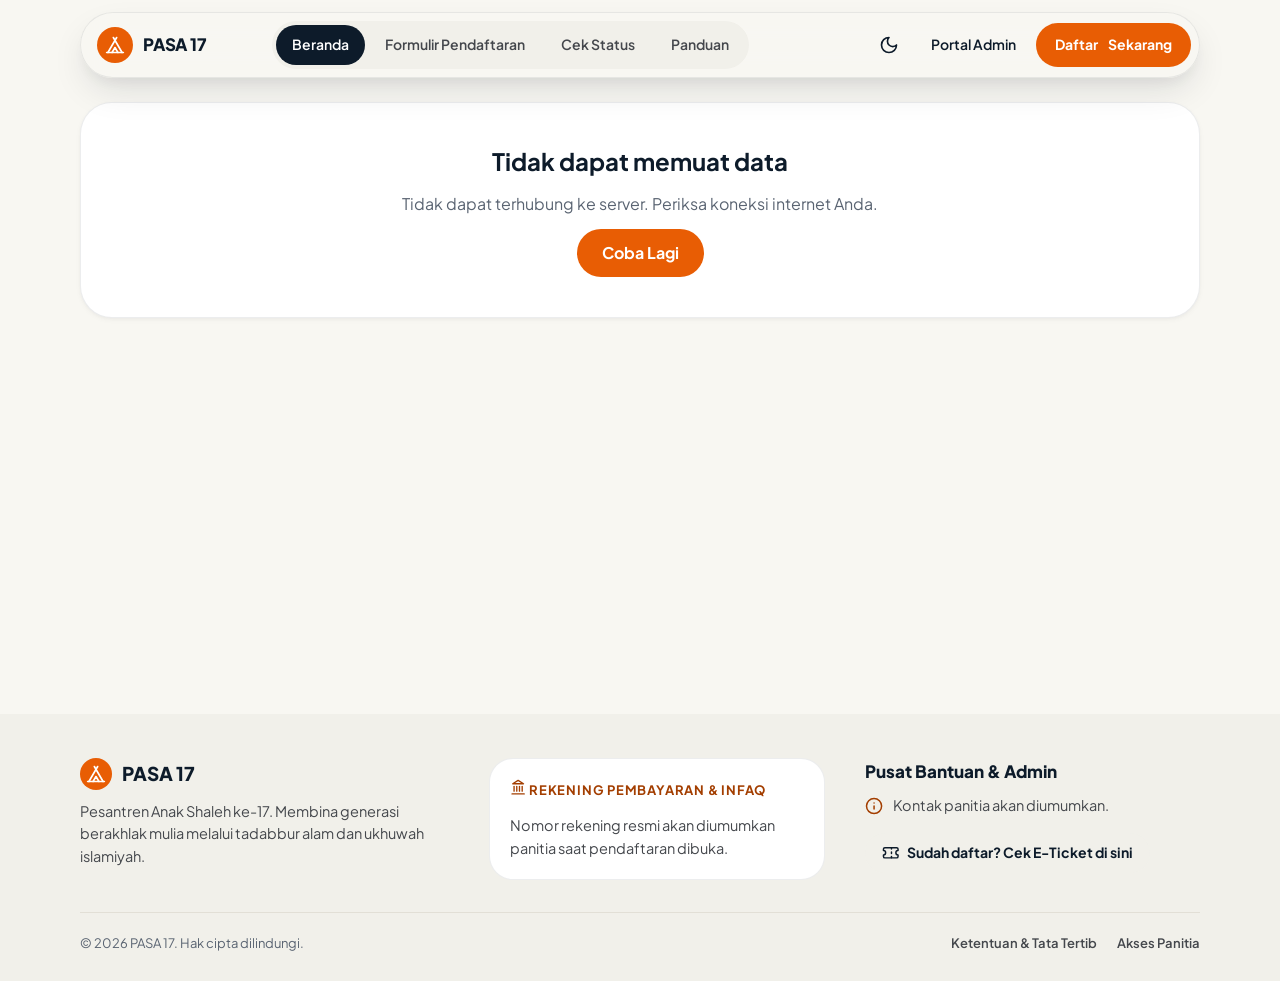
<file: index.html>
<!doctype html>
<html lang="id" data-theme="light">
<head>
<meta charset="utf-8">
<meta name="viewport" content="width=device-width, initial-scale=1, viewport-fit=cover">
<title>Pendaftaran PASA</title>
<meta name="description" content="Pendaftaran online Pesantren Anak Shaleh (PASA). Daftar lewat HP, unggah bukti infaq, dan terima e-tiket QR.">
<meta name="theme-color" content="#F8F7F2">
<meta property="og:title" content="Pendaftaran PASA">
<meta property="og:description" content="Daftarkan santri, unggah bukti infaq, dan terima e-tiket QR.">
<meta property="og:type" content="website">
<link rel="icon" href="assets/favicon.svg" type="image/svg+xml">
<link rel="preconnect" href="https://fonts.googleapis.com">
<link rel="preconnect" href="https://fonts.gstatic.com" crossorigin>
<link href="https://fonts.googleapis.com/css2?family=Plus+Jakarta+Sans:wght@400;500;600;700;800&amp;display=swap" rel="stylesheet">
<link rel="stylesheet" href="css/style.css">
<script>
  // Terapkan tema sebelum halaman digambar agar tidak berkedip.
  (function () {
    try {
      var t = localStorage.getItem('pasa17.theme');
      if (t !== 'light' && t !== 'dark') t = matchMedia('(prefers-color-scheme: dark)').matches ? 'dark' : 'light';
      document.documentElement.setAttribute('data-theme', t);
      if (t === 'dark') document.querySelector('meta[name=theme-color]').setAttribute('content', '#070E18');
    } catch (e) { /* abaikan */ }
  })();
</script>
</head>
<body>
<a class="skip" href="#main">Lewati ke konten utama</a>
<header class="nav-wrap" id="nav"></header>
<main id="main" tabindex="-1"></main>
<footer class="footer" id="footer"></footer>
<button type="button" id="toTop"></button>
<div id="toast" aria-live="polite"></div>
<noscript><p style="padding:24px;text-align:center">Situs ini membutuhkan JavaScript. Aktifkan JavaScript di browser Anda, atau hubungi panitia untuk mendaftar.</p></noscript>

<script src="js/config.js"></script>
<script src="js/qr.js"></script>
<script src="js/ui.js"></script>
<script src="js/api.js"></script>
<script src="js/shared.js"></script>
<script src="js/home.js"></script>
<script src="js/daftar.js"></script>
<script src="js/tiket.js"></script>
<script src="js/cek.js"></script>
<script src="js/app.js"></script>
</body>
</html>
</file>
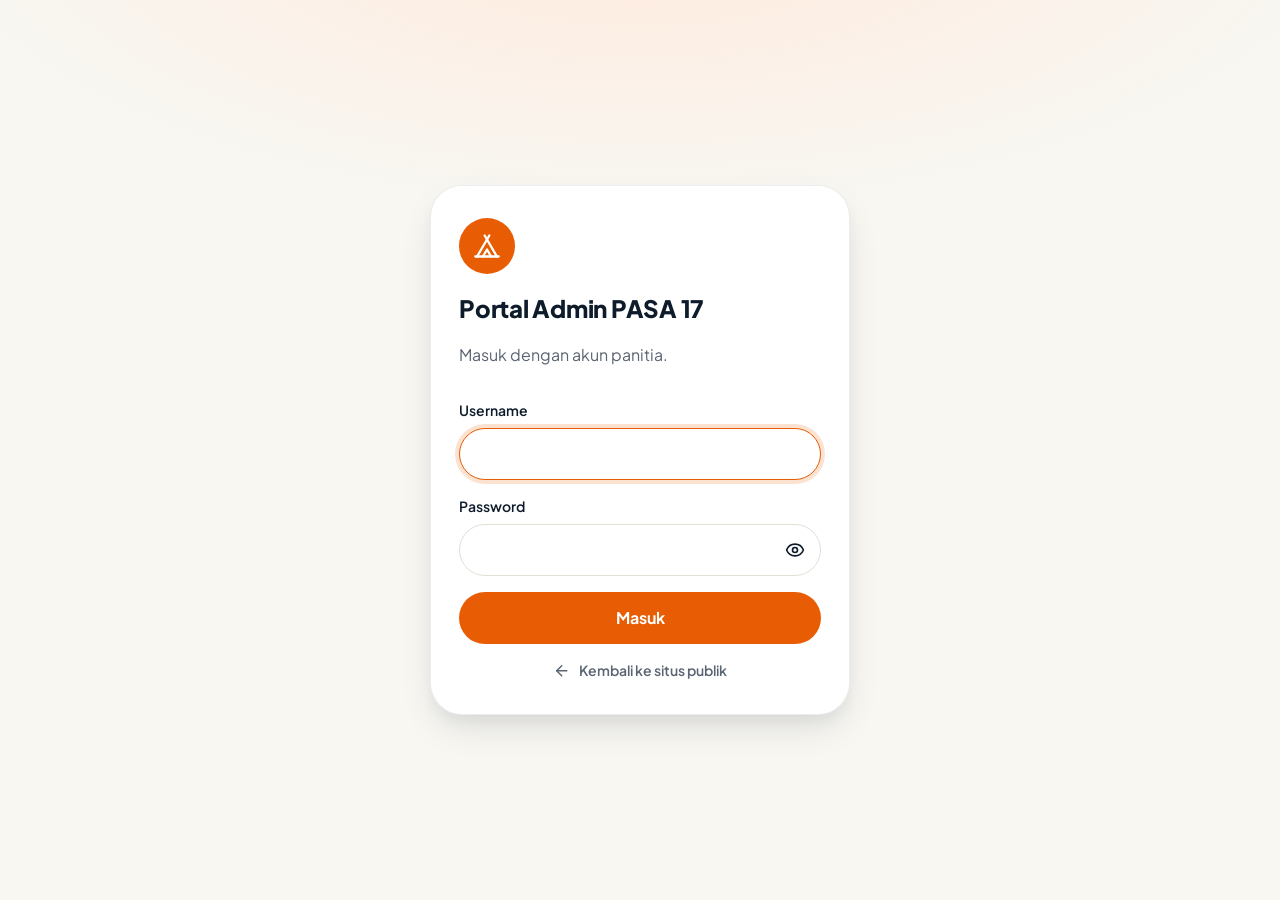
<file: admin.html>
<!doctype html>
<html lang="id" data-theme="light">
<head>
<meta charset="utf-8">
<meta name="viewport" content="width=device-width, initial-scale=1, viewport-fit=cover">
<meta name="robots" content="noindex,nofollow">
<title>Portal Admin — PASA 17</title>
<link rel="icon" href="assets/favicon.svg" type="image/svg+xml">
<link rel="preconnect" href="https://fonts.googleapis.com">
<link rel="preconnect" href="https://fonts.gstatic.com" crossorigin>
<link href="https://fonts.googleapis.com/css2?family=Plus+Jakarta+Sans:wght@400;500;600;700;800&amp;display=swap" rel="stylesheet">
<link rel="stylesheet" href="css/style.css">
<link rel="stylesheet" href="css/admin.css">
<script>
  (function () {
    try {
      var t = localStorage.getItem('pasa17.theme');
      if (t !== 'light' && t !== 'dark') t = matchMedia('(prefers-color-scheme: dark)').matches ? 'dark' : 'light';
      document.documentElement.setAttribute('data-theme', t);
    } catch (e) { /* abaikan */ }
  })();
</script>
</head>
<body class="adm">
<div id="app"></div>
<div id="toast" aria-live="polite"></div>
<noscript><p style="padding:24px;text-align:center">Portal admin membutuhkan JavaScript.</p></noscript>

<script src="js/config.js"></script>
<script src="js/ui.js"></script>
<script src="js/api.js"></script>
<script src="js/admin-core.js"></script>
<script src="js/admin-peserta.js"></script>
<script src="js/admin-scan.js"></script>
<script src="js/admin-konten.js"></script>
<script src="js/admin-wa.js"></script>
<script src="js/admin-crm.js"></script>
<script src="js/admin-app.js"></script>
</body>
</html>
</file>
<file: css/style.css>
/* ==========================================================================
   PASA 17 — Pine & Dusk Contemporary
   Token mengikuti DESIGN.md. Terang = bawaan; gelap = [data-theme="dark"].
   ========================================================================== */

:root {
  --bg: #F8F7F2;
  --bg-warm: #FDFBF7;
  --surface: #FFFFFF;
  --surface-2: #F1F0EA;
  --ink: #0D1B2A;
  --ink-2: #44474C;
  --muted: #5A6472;
  --line: rgba(13, 27, 42, .08);
  --line-strong: #E2DFD6;

  --navy: #0D1B2A;
  --navy-2: #13253A;
  --on-navy: #F2F1EC;
  --on-navy-muted: #A9B8C9;
  --navy-line: rgba(255, 255, 255, .12);

  --brand: #E85D04;
  --brand-hover: #D04A00;
  --brand-ink: #A33E00;         /* teks oranye di atas krem (kontras AA) */
  --on-brand: #FFFFFF;
  --brand-soft: #FFE9DB;

  --sage: #406343;
  --sage-soft: #E3EDE3;
  --sage-ink: #2C4E30;
  --err: #BA1A1A;
  --err-soft: #FFDAD6;
  --warn-soft: #FFE9DB;
  --info-soft: #E6ECF4;

  --nav-bg: rgba(248, 247, 242, .85);
  --sh1: 0 2px 6px -1px rgba(13, 27, 42, .05), 0 1px 4px -1px rgba(13, 27, 42, .03);
  --sh2: 0 8px 20px -3px rgba(13, 27, 42, .07), 0 4px 10px -2px rgba(13, 27, 42, .04);
  --sh3: 0 16px 36px -6px rgba(13, 27, 42, .12), 0 8px 16px -4px rgba(13, 27, 42, .06);
  --sh4: 0 24px 48px -12px rgba(13, 27, 42, .20);
  --glow: 0 0 0 4px rgba(232, 93, 4, .18);

  --r-sm: 12px; --r-md: 16px; --r-lg: 24px; --r-xl: 32px; --r-pill: 9999px;
  --maxw: 1120px;
  --gut: 16px;
  --font: 'Plus Jakarta Sans', system-ui, -apple-system, 'Segoe UI', Roboto, 'Helvetica Neue', Arial, sans-serif;
  color-scheme: light;
}

[data-theme="dark"] {
  --bg: #070E18;
  --bg-warm: #0A1422;
  --surface: #0D1B2A;
  --surface-2: #13253A;
  --ink: #F2F1EC;
  --ink-2: #CBD5E0;
  --muted: #9FB0C3;
  --line: #1E3048;
  --line-strong: #1E3048;

  --navy: #0D1B2A;
  --navy-2: #13253A;
  --navy-line: #1E3048;

  --brand: #FF8533;
  --brand-hover: #FF9A55;
  --brand-ink: #FFB380;
  --on-brand: #1B1C19;
  --brand-soft: rgba(255, 133, 51, .16);

  --sage-soft: rgba(104, 141, 106, .22);
  --sage-ink: #A9D1A9;
  --err: #FFB4AB;
  --err-soft: rgba(186, 26, 26, .28);
  --warn-soft: rgba(255, 133, 51, .14);
  --info-soft: #13253A;

  --nav-bg: rgba(13, 27, 42, .85);
  --sh1: none; --sh2: none; --sh3: 0 16px 36px -10px rgba(0, 0, 0, .55); --sh4: 0 24px 48px -12px rgba(0, 0, 0, .6);
  --glow: 0 0 0 4px rgba(255, 133, 51, .22);
  color-scheme: dark;
}

*, *::before, *::after { box-sizing: border-box; }
html { -webkit-text-size-adjust: 100%; scroll-behavior: smooth; }
body {
  margin: 0; background: var(--bg); color: var(--ink);
  font: 400 16px/1.55 var(--font);
  -webkit-font-smoothing: antialiased; text-rendering: optimizeLegibility;
  overflow-x: hidden;
}
h1, h2, h3, h4, p, ul, ol, figure { margin: 0; }
ul, ol { padding: 0; list-style: none; }
img, svg { max-width: 100%; }
a { color: inherit; }
button, input, select, textarea { font: inherit; color: inherit; }
button { cursor: pointer; }
:focus-visible { outline: 3px solid var(--brand); outline-offset: 2px; }
.sr-only { position: absolute; width: 1px; height: 1px; margin: -1px; padding: 0; overflow: hidden; clip: rect(0, 0, 0, 0); white-space: nowrap; border: 0; }
.skip { position: absolute; left: 12px; top: -60px; z-index: 200; background: var(--navy); color: #fff; padding: 10px 18px; border-radius: var(--r-pill); }
.skip:focus { top: 12px; }
[hidden] { display: none !important; }

.wrap { width: 100%; max-width: calc(var(--maxw) + var(--gut) * 2); margin: 0 auto; padding: 0 var(--gut); }
.i { width: 1.25em; height: 1.25em; fill: none; stroke: currentColor; stroke-width: 2; stroke-linecap: round; stroke-linejoin: round; flex: none; }
.i.fill { fill: currentColor; }
.muted { color: var(--muted); }
.center { text-align: center; }

/* ---------- Navigasi pil melayang ---------- */
.nav-wrap { position: sticky; top: 0; z-index: 60; padding: 12px var(--gut) 0; pointer-events: none; }
.nav {
  pointer-events: auto; max-width: var(--maxw); margin: 0 auto; display: flex; align-items: center; gap: 12px;
  padding: 8px 8px 8px 16px; border-radius: var(--r-pill);
  background: var(--nav-bg); -webkit-backdrop-filter: blur(12px); backdrop-filter: blur(12px);
  box-shadow: var(--sh3); border: 1px solid var(--line);
}
.brand { display: flex; align-items: center; gap: 10px; text-decoration: none; min-width: 0; }
.brand-mark { width: 36px; height: 36px; border-radius: 50%; background: var(--brand); color: #fff; display: grid; place-items: center; flex: none; overflow: hidden; }
.brand-mark img { width: 100%; height: 100%; object-fit: cover; }
.brand-mark .i { width: 20px; height: 20px; }
.brand-txt { display: grid; line-height: 1.15; min-width: 0; }
.brand-txt b { font-weight: 800; font-size: 17px; letter-spacing: -.01em; }
.brand-txt span { font-size: 11.5px; color: var(--muted); white-space: nowrap; overflow: hidden; text-overflow: ellipsis; }
.nav-links { display: none; margin: 0 auto; gap: 4px; padding: 4px; border-radius: var(--r-pill); background: var(--surface-2); }
.nav-links a { padding: 9px 16px; border-radius: var(--r-pill); text-decoration: none; font-weight: 600; font-size: 14px; color: var(--ink-2); white-space: nowrap; }
.nav-links a:hover { color: var(--ink); }
.nav-links a[aria-current="page"] { background: var(--navy); color: #fff; }
[data-theme="dark"] .nav-links a[aria-current="page"] { background: var(--brand); color: var(--on-brand); }
.nav-actions { display: flex; align-items: center; gap: 6px; margin-left: auto; }
.nav-admin { display: none; padding: 10px 14px; font-weight: 600; font-size: 14px; text-decoration: none; border-radius: var(--r-pill); }
.nav-admin:hover { background: var(--surface-2); }
.icon-btn { width: 44px; height: 44px; border-radius: 50%; border: 0; background: transparent; display: grid; place-items: center; }
.icon-btn:hover { background: var(--surface-2); }
.nav .btn { min-height: 44px; padding: 0 18px; font-size: 14px; }
.nav-cta-long { display: none; }
.sheet { pointer-events: auto; max-width: var(--maxw); margin: 8px auto 0; padding: 12px; border-radius: var(--r-lg); background: var(--surface); border: 1px solid var(--line); box-shadow: var(--sh4); display: grid; gap: 4px; }
.sheet a { padding: 14px 16px; border-radius: var(--r-md); text-decoration: none; font-weight: 600; display: flex; align-items: center; justify-content: space-between; }
.sheet a:hover, .sheet a[aria-current="page"] { background: var(--surface-2); }
@media (min-width: 560px) { .nav-cta-long { display: inline; } }
@media (min-width: 900px) {
  .nav-links { display: flex; }
  .nav-admin { display: inline-block; }
  #menuBtn, .sheet { display: none !important; }
}

/* ---------- Tombol ---------- */
.btn {
  min-height: 48px; padding: 0 24px; border-radius: var(--r-pill); border: 1.5px solid transparent;
  display: inline-flex; align-items: center; justify-content: center; gap: 8px;
  font-weight: 700; font-size: 16px; line-height: 1.1; text-decoration: none; text-align: center;
  transition: background .18s, transform .12s, box-shadow .18s, border-color .18s; user-select: none;
}
.btn:active { transform: scale(.98); }
.btn-lg { min-height: 52px; }
.btn-block { width: 100%; }
.btn-primary { background: var(--brand); color: var(--on-brand); }
.btn-primary:hover { background: var(--brand-hover); }
.btn-primary:focus-visible { box-shadow: 0 0 0 3px var(--bg), 0 0 0 6px var(--brand); outline: 0; }
.btn-dark { background: var(--navy); color: #fff; }
.btn-dark:hover { background: var(--navy-2); }
[data-theme="dark"] .btn-dark { background: var(--surface-2); border-color: var(--line); }
.btn-ghost { background: transparent; border-color: var(--ink); color: var(--ink); }
.btn-ghost:hover { background: var(--surface-2); }
.btn-on-navy { background: transparent; border-color: var(--navy-line); color: var(--on-navy); }
.btn-on-navy:hover { background: rgba(255, 255, 255, .08); }
.btn-on-navy.btn-admin-reg { background: rgba(255, 122, 26, .16); border: 2px solid var(--brand, #f26b0f); color: #fff; font-weight: 700; }
.btn-on-navy.btn-admin-reg:hover { background: rgba(255, 122, 26, .30); }
.btn-on-navy.btn-admin-reg .i { color: var(--brand, #f26b0f); }
.btn-soft { background: var(--surface-2); color: var(--ink); }
.btn-soft:hover { background: var(--line-strong); }
.btn[disabled], .btn[aria-disabled="true"] { opacity: .5; pointer-events: none; }
.btn-sm { min-height: 40px; padding: 0 16px; font-size: 14px; }

/* ---------- Lencana ---------- */
.badge {
  display: inline-flex; align-items: center; gap: 6px; padding: 6px 12px; border-radius: var(--r-pill);
  font-weight: 700; font-size: 12px; line-height: 1.2; letter-spacing: .02em; background: var(--surface-2); color: var(--ink-2);
}
.badge .i { width: 14px; height: 14px; }
.badge-ok { background: var(--sage-soft); color: var(--sage-ink); }
.badge-warn { background: var(--warn-soft); color: var(--brand-ink); }
.badge-err { background: var(--err-soft); color: var(--err); }
.badge-wait { background: var(--info-soft); color: var(--ink-2); }
.badge-glass { background: rgba(255, 255, 255, .1); color: var(--on-navy); border: 1px solid var(--navy-line); }
.badge-live { background: #D5EFD6; color: #1E4D22; }
[data-theme="dark"] .badge-live { background: rgba(104, 141, 106, .3); color: #C5EDC4; }
.dot { width: 8px; height: 8px; border-radius: 50%; background: currentColor; display: inline-block; }
.eyebrow { font-weight: 700; font-size: 12px; line-height: 16px; letter-spacing: .1em; text-transform: uppercase; color: var(--brand-ink); }
.on-navy .eyebrow, .eyebrow.on-navy { color: var(--brand); }

/* ---------- Form ---------- */
.field { display: grid; gap: 8px; }
.lbl { font-weight: 600; font-size: 14px; line-height: 20px; color: var(--ink); }
.lbl .req { color: var(--brand-ink); margin-left: 2px; }
.lbl .opt { color: var(--muted); font-weight: 500; }
.input, .select, .textarea {
  width: 100%; height: 52px; padding: 0 24px; border-radius: var(--r-pill);
  background: var(--surface); border: 1.5px solid var(--line-strong); color: var(--ink);
  transition: border-color .15s, box-shadow .15s; appearance: none; -webkit-appearance: none;
}
.input::placeholder, .textarea::placeholder { color: color-mix(in srgb, var(--muted) 75%, transparent); }
.textarea { height: auto; min-height: 112px; padding: 16px 24px; border-radius: var(--r-lg); resize: vertical; line-height: 1.5; }
.input:focus, .textarea:focus { outline: 0; border-color: var(--brand); box-shadow: var(--glow); }
.input[aria-invalid="true"], .textarea[aria-invalid="true"] { border-color: var(--err); }
.input-affix { position: relative; }
.input-affix .pre { position: absolute; left: 22px; top: 50%; transform: translateY(-50%); font-weight: 700; color: var(--muted); }
.input-affix .input { padding-left: 54px; }
.help { font-size: 13px; line-height: 18px; color: var(--muted); }
.err-msg { font-size: 13px; line-height: 18px; color: var(--err); font-weight: 600; display: none; }
.field.invalid .err-msg { display: block; }
.field.invalid .input, .field.invalid .textarea { border-color: var(--err); }
.row { display: grid; gap: 20px; grid-template-columns: 1fr; }
@media (min-width: 640px) { .row.two { grid-template-columns: 1fr 1fr; } }

.chips { display: flex; flex-wrap: wrap; gap: 10px; }
.chip { position: relative; display: inline-flex; }
.chip input { position: absolute; opacity: 0; inset: 0; width: 100%; height: 100%; margin: 0; cursor: pointer; }
.chip > span {
  min-height: 52px; padding: 0 22px; border-radius: var(--r-pill); display: inline-flex; align-items: center; gap: 8px;
  background: var(--surface-2); color: var(--ink); font-weight: 600; border: 1.5px solid transparent; transition: .15s;
}
.chip:hover > span { border-color: var(--line-strong); }
.chip input:checked + span { background: var(--navy); color: #fff; border-color: var(--navy); }
[data-theme="dark"] .chip input:checked + span { background: var(--brand); color: var(--on-brand); border-color: var(--brand); }
.chip input:focus-visible + span { box-shadow: 0 0 0 3px var(--bg), 0 0 0 6px var(--brand); }
.chips.seg { display: grid; grid-template-columns: 1fr 1fr; }
.chips.seg .chip > span { width: 100%; justify-content: center; }
.field.invalid .chip > span { border-color: var(--err); }

.tile-grid { display: grid; gap: 12px; grid-template-columns: repeat(2, 1fr); }
@media (min-width: 640px) { .tile-grid { grid-template-columns: repeat(4, 1fr); } }
.tile { position: relative; display: block; }
.tile input { position: absolute; opacity: 0; inset: 0; width: 100%; height: 100%; margin: 0; cursor: pointer; }
.tile > span {
  display: grid; gap: 2px; place-items: center; text-align: center; padding: 16px 8px; min-height: 92px; align-content: center;
  border-radius: var(--r-lg); background: var(--surface); border: 1.5px solid var(--line-strong); transition: .15s;
}
.tile b { font-size: 24px; font-weight: 800; line-height: 1.1; }
.tile small { font-size: 12.5px; color: var(--muted); font-weight: 500; }
.tile:hover > span { border-color: var(--ink-2); }
.tile input:checked + span { background: var(--navy); border-color: var(--navy); color: #fff; box-shadow: var(--sh2); }
.tile input:checked + span small { color: var(--on-navy-muted); }
[data-theme="dark"] .tile input:checked + span { background: var(--brand); border-color: var(--brand); color: var(--on-brand); }
[data-theme="dark"] .tile input:checked + span small { color: rgba(27, 28, 25, .75); }
.tile input:focus-visible + span { box-shadow: 0 0 0 3px var(--bg), 0 0 0 6px var(--brand); }
.field.invalid .tile > span { border-color: var(--err); }

.check { display: flex; gap: 14px; align-items: flex-start; cursor: pointer; }
.check input { appearance: none; -webkit-appearance: none; width: 24px; height: 24px; margin: 2px 0 0; flex: none; border-radius: 7px; border: 1.5px solid var(--ink-2); background: var(--surface); display: grid; place-items: center; cursor: pointer; }
.check input:checked { background: var(--sage); border-color: var(--sage); }
.check input:checked::after { content: ""; width: 6px; height: 11px; border: solid #fff; border-width: 0 2.5px 2.5px 0; transform: rotate(45deg) translate(-1px, -1px); }
.check input:focus-visible { outline: 3px solid var(--brand); outline-offset: 2px; }
.field.invalid .check input { border-color: var(--err); }

.alert { display: flex; gap: 12px; padding: 14px 16px; border-radius: var(--r-md); font-size: 14px; line-height: 20px; align-items: flex-start; }
.alert .i { margin-top: 1px; }
.alert-info { background: var(--info-soft); color: var(--ink); }
.alert-warn { background: var(--warn-soft); color: var(--ink); }
.alert-err { background: var(--err-soft); color: var(--ink); }
.alert-err .i { color: var(--err); }
.alert-ok { background: var(--sage-soft); color: var(--ink); }
.alert-ok .i { color: var(--sage-ink); }
.alert-warn .i { color: var(--brand-ink); }
.alert a { font-weight: 700; }

/* ---------- Kartu & bagian ---------- */
main { display: block; min-height: 60vh; outline: 0; }
.card { background: var(--surface); border-radius: var(--r-lg); border: 1px solid var(--line); box-shadow: var(--sh1); }
.sec { padding-top: 64px; }
.sec-head { display: grid; gap: 10px; margin-bottom: 28px; }
.sec-head h2 { font-size: clamp(26px, 4.4vw, 36px); line-height: 1.2; font-weight: 800; letter-spacing: -.02em; }
.sec-head p { color: var(--muted); max-width: 54ch; }
@media (min-width: 900px) { .sec-head.split { grid-template-columns: 1fr 1fr; align-items: end; gap: 40px; } }

/* ---------- Beranda: hero ---------- */
.hero { position: relative; margin-top: 16px; border-radius: var(--r-xl); background: var(--navy); color: var(--on-navy); overflow: hidden; display: grid; border: 1px solid var(--navy-line); }
.hero-copy { padding: 28px 24px 32px; display: grid; gap: 18px; align-content: center; position: relative; z-index: 1; }
.hero-badges { display: flex; flex-wrap: wrap; gap: 8px; }
.hero h1 { font-size: clamp(34px, 7vw, 54px); line-height: 1.08; font-weight: 800; letter-spacing: -.025em; text-wrap: balance; }
.hero p.lead { color: var(--on-navy-muted); font-size: 17px; line-height: 1.6; max-width: 52ch; }
.hero-meta { display: flex; flex-wrap: wrap; gap: 8px 10px; }
.hero-meta .badge { background: rgba(255, 255, 255, .08); color: var(--on-navy); border: 1px solid var(--navy-line); padding: 8px 14px; font-size: 13px; }
.hero-cta { display: flex; flex-wrap: wrap; gap: 12px; margin-top: 4px; }
.hero-art { position: relative; min-height: 260px; background: #0A1522; }
.hero-art > img, .hero-art > .art, .hero-art > .img-fallback { position: absolute; inset: 0; width: 100%; height: 100%; object-fit: cover; }
.hero-art::after { content: ""; position: absolute; inset: 0; background: linear-gradient(180deg, rgba(13, 27, 42, .55) 0%, rgba(13, 27, 42, 0) 40%, rgba(13, 27, 42, .65) 100%); pointer-events: none; }
.hero-chip { position: absolute; z-index: 2; left: 16px; right: 16px; bottom: 16px; display: flex; align-items: center; gap: 12px; padding: 12px 14px; border-radius: var(--r-md); background: rgba(13, 27, 42, .72); -webkit-backdrop-filter: blur(8px); backdrop-filter: blur(8px); border: 1px solid var(--navy-line); color: var(--on-navy); font-size: 13px; }
.hero-chip b { display: block; font-size: 14px; }
.hero-chip .ic { width: 38px; height: 38px; border-radius: 12px; background: var(--brand); color: #fff; display: grid; place-items: center; flex: none; }
@media (min-width: 900px) {
  .hero { grid-template-columns: 1.1fr .9fr; min-height: 560px; }
  .hero-copy { padding: 56px 48px; }
  .hero-art { min-height: 100%; }
}

.stats { display: grid; grid-template-columns: repeat(2, 1fr); gap: 1px; background: var(--line); border: 1px solid var(--line); border-radius: var(--r-lg); overflow: hidden; margin-top: 16px; box-shadow: var(--sh2); }
.stat { background: var(--surface); padding: 20px 20px 18px; }
.stat b { display: block; font-size: 30px; font-weight: 800; letter-spacing: -.02em; line-height: 1.1; }
.stat span { font-size: 13px; color: var(--muted); line-height: 1.35; display: block; margin-top: 4px; }
@media (min-width: 760px) { .stats { grid-template-columns: repeat(4, 1fr); } }

/* Kegiatan */
.k-grid { display: grid; gap: 16px; grid-template-columns: repeat(2, minmax(0, 1fr)); }
@media (min-width: 768px) { .k-grid { grid-template-columns: repeat(3, minmax(0, 1fr)); } }
.k-card { padding: 20px; display: flex; flex-direction: column; gap: 10px; min-width: 0; }
.k-more { display: none; }
.k-card.dark { background: var(--navy); color: var(--on-navy); border-color: var(--navy-line); }
.k-card.dark p { color: var(--on-navy-muted); }
.k-card.dark .eyebrow { color: var(--brand); }
.k-ic { width: 48px; height: 48px; border-radius: 16px; background: var(--surface-2); display: grid; place-items: center; color: var(--brand-ink); }
.k-card.dark .k-ic { background: rgba(255, 255, 255, .08); color: var(--brand); }
.k-card h3 { font-size: 22px; line-height: 1.25; font-weight: 800; letter-spacing: -.01em; }
.k-card p { color: var(--muted); font-size: 15px; }
.k-media { aspect-ratio: 16/9; width: 100%; border-radius: var(--r-md); object-fit: cover; background: var(--surface-2); overflow: hidden; }
.k-media.img-fallback { display: block; }
.k-media.img-fallback svg { width: 100%; height: 100%; }
.k-tags { display: flex; flex-wrap: wrap; gap: 8px; margin-top: auto; padding-top: 6px; }
.k-tags span { font-size: 12.5px; font-weight: 600; padding: 6px 12px; border-radius: var(--r-pill); background: var(--surface-2); color: var(--ink-2); }
.k-card.dark .k-tags span { background: rgba(255, 255, 255, .08); color: var(--on-navy); }

/* Fasilitas */
.f-grid { display: grid; gap: 16px; grid-template-columns: 1fr; }
@media (min-width: 560px) { .f-grid { grid-template-columns: 1fr 1fr; } }
@media (min-width: 1000px) { .f-grid { grid-template-columns: repeat(4, 1fr); } }
.f-card { padding: 20px; display: flex; flex-direction: column; gap: 10px; }
.f-card .f-media { aspect-ratio: 4/3; width: 100%; border-radius: var(--r-md); object-fit: cover; overflow: hidden; background: var(--surface-2); }
.f-card .f-media.img-fallback svg { width: 100%; height: 100%; }
.f-card h3 { font-size: 17px; line-height: 1.3; font-weight: 800; }
.f-card p { font-size: 14px; color: var(--muted); }
.size-card { margin-top: 16px; padding: 24px; display: grid; gap: 16px; }
.size-card h3 { font-size: 18px; font-weight: 800; }
.size-table { width: 100%; border-collapse: collapse; font-size: 15px; }
.size-table th, .size-table td { text-align: left; padding: 10px 12px; border-bottom: 1px solid var(--line); }
.size-table th { font-size: 12.5px; text-transform: uppercase; letter-spacing: .06em; color: var(--muted); }
.size-table td:first-child { font-weight: 800; }

/* Foto bergerak & testimoni */
.marquee { overflow: hidden; -webkit-mask-image: linear-gradient(90deg, transparent, #000 5%, #000 95%, transparent); mask-image: linear-gradient(90deg, transparent, #000 5%, #000 95%, transparent); padding: 6px 0; }
.marquee + .marquee { margin-top: 16px; }
.track { display: flex; gap: 16px; width: max-content; animation: marq var(--dur, 40s) linear infinite; will-change: transform; }
.marquee.rev .track { animation-direction: reverse; }
.marquee:hover .track, .marquee.paused .track, .marquee:focus-within .track { animation-play-state: paused; }
.marquee.static { -webkit-mask-image: none; mask-image: none; }
.marquee.static .track { animation: none; width: auto; flex-wrap: wrap; justify-content: center; }
@keyframes marq { to { transform: translateX(calc(-50% - 8px)); } }
.photo { position: relative; flex: none; width: 240px; height: 180px; border: 0; padding: 0; border-radius: var(--r-lg); overflow: hidden; background: var(--surface-2); box-shadow: var(--sh2); }
.photo img, .photo .img-fallback, .photo svg { width: 100%; height: 100%; object-fit: cover; display: block; }
.photo .cap { position: absolute; left: 0; right: 0; bottom: 0; padding: 22px 12px 10px; font-size: 12px; font-weight: 700; color: #fff; text-align: left; background: linear-gradient(0deg, rgba(7, 14, 24, .85), transparent); }
.photo:hover img { transform: scale(1.04); }
.photo img { transition: transform .4s; }
@media (min-width: 768px) { .photo { width: 300px; height: 210px; } }
.tcard { flex: none; width: 300px; padding: 20px; display: grid; gap: 12px; align-content: start; white-space: normal; }
.tcard .stars { display: flex; gap: 2px; color: var(--brand); }
.tcard .stars .i { width: 16px; height: 16px; }
.tcard p { font-size: 14.5px; font-style: italic; color: var(--ink-2); }
.tcard .who { display: flex; align-items: center; gap: 10px; }
.avatar { width: 40px; height: 40px; border-radius: 50%; background: var(--navy); color: #fff; display: grid; place-items: center; font-weight: 800; font-size: 14px; flex: none; }
[data-theme="dark"] .avatar { background: var(--brand); color: var(--on-brand); }
.tcard .who b { display: block; font-size: 14px; line-height: 1.25; }
.tcard .who small { color: var(--muted); font-size: 12.5px; }
@media (prefers-reduced-motion: reduce) {
  .track { animation: none !important; }
  .marquee { overflow-x: auto; -webkit-mask-image: none; mask-image: none; }
  html { scroll-behavior: auto; }
  * { transition-duration: .01ms !important; }
}

/* Video */
.video { background: var(--navy); color: var(--on-navy); border-radius: var(--r-xl); padding: 24px; display: grid; gap: 24px; border: 1px solid var(--navy-line); }
.video h2 { font-size: clamp(26px, 4.4vw, 34px); line-height: 1.2; font-weight: 800; letter-spacing: -.02em; }
.video p { color: var(--on-navy-muted); }
.video .v-copy { display: grid; gap: 14px; align-content: center; }
.player { position: relative; aspect-ratio: 16/9; border-radius: var(--r-lg); overflow: hidden; background: #000; }
.player button.cover { position: absolute; inset: 0; width: 100%; height: 100%; border: 0; padding: 0; background: #0A1522 center/cover no-repeat; display: grid; place-items: center; }
.player button.cover::after { content: ""; position: absolute; inset: 0; background: linear-gradient(0deg, rgba(0, 0, 0, .45), rgba(0, 0, 0, .1)); }
.play { position: relative; z-index: 1; width: 72px; height: 72px; border-radius: 50%; background: var(--brand); color: #fff; display: grid; place-items: center; box-shadow: 0 8px 24px rgba(0, 0, 0, .4); transition: transform .15s; }
.player button.cover:hover .play { transform: scale(1.08); }
.play .i { width: 30px; height: 30px; fill: currentColor; stroke: none; margin-left: 4px; }
.player iframe { position: absolute; inset: 0; width: 100%; height: 100%; border: 0; }
.v-list { display: flex; flex-wrap: wrap; gap: 8px; }
.v-list button { padding: 8px 14px; border-radius: var(--r-pill); border: 1px solid var(--navy-line); background: transparent; color: var(--on-navy); font-weight: 600; font-size: 13px; }
.v-list button[aria-pressed="true"] { background: var(--brand); border-color: var(--brand); color: var(--on-brand); }
@media (min-width: 900px) { .video { grid-template-columns: .9fr 1.1fr; padding: 40px; gap: 40px; } }

/* Alur */
.s4 { display: grid; gap: 16px; grid-template-columns: 1fr; }
@media (min-width: 600px) { .s4 { grid-template-columns: 1fr 1fr; } }
@media (min-width: 1000px) { .s4 { grid-template-columns: repeat(4, 1fr); } }
.s4 .card { padding: 22px; display: grid; gap: 10px; align-content: start; }
.num { width: 40px; height: 40px; border-radius: 50%; background: var(--navy); color: #fff; display: grid; place-items: center; font-weight: 800; }
[data-theme="dark"] .num { background: var(--brand); color: var(--on-brand); }
.s4 .card:nth-child(2) .num { background: var(--brand); color: var(--on-brand); }
.s4 h3 { font-size: 17px; font-weight: 800; }
.s4 p { font-size: 14px; color: var(--muted); }
.s4 .tag { font-size: 12.5px; font-weight: 700; color: var(--brand-ink); }

/* Infaq + CTA */
.infaq { background: var(--navy); color: var(--on-navy); border-radius: var(--r-xl); padding: 28px 24px; display: grid; gap: 24px; border: 1px solid var(--navy-line); }
.infaq h2 { font-size: clamp(26px, 4.4vw, 34px); font-weight: 800; letter-spacing: -.02em; line-height: 1.2; }
.infaq p { color: var(--on-navy-muted); }
.infaq .min { display: grid; gap: 2px; margin-top: 8px; }
.infaq .min small { font-size: 12px; font-weight: 700; letter-spacing: .06em; text-transform: uppercase; color: var(--on-navy-muted); }
.infaq .min b { font-size: 36px; font-weight: 800; color: var(--brand); letter-spacing: -.02em; line-height: 1.1; }
.rek { background: var(--surface); color: var(--ink); border-radius: var(--r-lg); padding: 20px; display: grid; gap: 14px; border: 1px solid var(--line); }
.rek-head { display: flex; align-items: center; justify-content: space-between; gap: 8px; font-weight: 700; font-size: 13px; letter-spacing: .06em; text-transform: uppercase; color: var(--brand-ink); }
.rek-bank { font-size: 14px; color: var(--muted); font-weight: 600; }
.rek-no { display: flex; align-items: center; gap: 10px; background: var(--surface-2); border-radius: var(--r-md); padding: 12px 14px; }
.rek-no code { font: 800 22px/1.2 var(--font); letter-spacing: .06em; flex: 1; overflow-wrap: anywhere; }
.rek-an { font-size: 14px; color: var(--ink-2); }
.rek .btn-copy { min-height: 40px; padding: 0 14px; font-size: 13px; }
.rek img.qris { width: 180px; max-width: 100%; border-radius: var(--r-md); justify-self: center; background: #fff; padding: 8px; }
@media (min-width: 900px) { .infaq { grid-template-columns: 1fr 1fr; padding: 40px; gap: 40px; align-items: center; } }
.cta { background: var(--surface-2); border-radius: var(--r-xl); padding: 28px 24px; display: grid; gap: 18px; align-items: center; }
.cta h2 { font-size: clamp(24px, 4vw, 32px); font-weight: 800; letter-spacing: -.02em; line-height: 1.2; }
.cta p { color: var(--muted); margin-top: 6px; }
.cta .acts { display: flex; flex-wrap: wrap; gap: 12px; }
@media (min-width: 800px) { .cta { grid-template-columns: 1fr auto; padding: 36px 40px; } }

/* ---------- Footer ---------- */
.footer { margin-top: 72px; background: var(--surface-2); padding: 44px 0 28px; }
.f-cols { display: grid; gap: 28px; }
.footer h3 { font-size: 17px; font-weight: 800; margin-bottom: 10px; }
.footer p, .footer li { color: var(--ink-2); font-size: 14.5px; }
.footer .brand-line { display: flex; align-items: center; gap: 10px; font-weight: 800; font-size: 19px; margin-bottom: 10px; }
.contact-list { display: grid; gap: 10px; }
.contact-list li { display: flex; gap: 10px; align-items: flex-start; }
.contact-list .i { margin-top: 3px; color: var(--brand-ink); }
.contact-list a { text-decoration: none; }
.contact-list a:hover { text-decoration: underline; }
.social { display: flex; flex-wrap: wrap; gap: 8px; margin-top: 12px; }
.social a { padding: 8px 14px; border-radius: var(--r-pill); background: var(--surface); border: 1px solid var(--line); text-decoration: none; font-weight: 600; font-size: 13px; }
.social a:hover { border-color: var(--ink-2); }
.f-bottom { margin-top: 32px; padding-top: 20px; border-top: 1px solid var(--line-strong); display: flex; flex-wrap: wrap; gap: 12px 24px; justify-content: space-between; font-size: 13px; color: var(--muted); }
.f-bottom nav { display: flex; gap: 20px; flex-wrap: wrap; }
.f-bottom a, .f-bottom button { color: var(--ink-2); text-decoration: none; font-weight: 600; background: none; border: 0; padding: 0; font-size: 13px; }
.f-bottom a:hover, .f-bottom button:hover { text-decoration: underline; }
@media (min-width: 900px) { .f-cols { grid-template-columns: 1.1fr 1fr 1fr; gap: 40px; } }

/* ---------- Pendaftaran ---------- */
.reg-banner { margin-top: 16px; background: var(--navy); color: var(--on-navy); border-radius: var(--r-xl); padding: 24px; display: grid; gap: 16px; border: 1px solid var(--navy-line); }
.reg-banner .top { display: flex; gap: 16px; align-items: flex-start; }
.reg-ic { width: 52px; height: 52px; border-radius: 50%; background: var(--brand); color: #fff; display: grid; place-items: center; flex: none; }
.reg-ic .i { width: 26px; height: 26px; }
.reg-ic { overflow: hidden; }
.reg-ic img { width: 100%; height: 100%; object-fit: cover; }
.reg-banner h1 { font-size: clamp(26px, 5vw, 36px); line-height: 1.15; font-weight: 800; letter-spacing: -.02em; margin-top: 8px; }
.reg-banner p { color: var(--on-navy-muted); font-size: 15px; margin-top: 6px; max-width: 60ch; }
.reg-banner .badges { display: flex; flex-wrap: wrap; gap: 8px; align-items: center; }
.reg-banner .safe { align-self: start; }
@media (min-width: 800px) { .reg-banner { grid-template-columns: 1fr auto; padding: 32px 36px; align-items: center; } }

.stepper { margin-top: 20px; padding: 18px 12px 14px; border-radius: var(--r-xl); background: var(--surface); border: 1px solid var(--line); box-shadow: var(--sh1); }
.stepper ol { display: flex; position: relative; }
.stepper li { flex: 1; display: grid; justify-items: center; gap: 8px; position: relative; font-size: 12.5px; font-weight: 600; color: var(--muted); text-align: center; }
.stepper li::before { content: ""; position: absolute; top: 22px; left: -50%; width: 100%; height: 3px; background: var(--line-strong); z-index: 0; }
.stepper li:first-child::before { display: none; }
.stepper li.done::before, .stepper li.cur::before { background: var(--brand); }
.stepper .dotc { position: relative; z-index: 1; width: 44px; height: 44px; border-radius: 50%; background: var(--surface-2); display: grid; place-items: center; border: 2px solid var(--surface); color: var(--ink-2); }
.stepper li.cur .dotc { background: var(--brand); color: var(--on-brand); box-shadow: 0 0 0 4px var(--brand-soft); }
.stepper li.done .dotc { background: var(--sage); color: #fff; }
.stepper li.cur { color: var(--brand-ink); }
.stepper li.done { color: var(--ink-2); }
.stepper button { all: unset; display: grid; justify-items: center; gap: 8px; cursor: pointer; }
.stepper button:focus-visible .dotc { outline: 3px solid var(--brand); outline-offset: 2px; }
.stepper li:not(.done):not(.cur) button { cursor: default; }
@media (max-width: 559px) { .stepper li:not(.cur) .st-lbl { display: none; } .stepper li { font-size: 12px; } }

.reg-grid { display: grid; gap: 24px; margin-top: 24px; grid-template-columns: minmax(0, 1fr); }
@media (min-width: 980px) { .reg-grid { grid-template-columns: minmax(0, 1fr) 360px; align-items: start; } .reg-aside { position: sticky; top: 92px; } }
.form-card { padding: 24px 20px 28px; border-radius: var(--r-xl); }
@media (min-width: 640px) { .form-card { padding: 36px 36px 32px; } }
.form-card .step-no { font-weight: 700; font-size: 12px; letter-spacing: .1em; text-transform: uppercase; color: var(--brand-ink); }
.form-card h2 { font-size: clamp(24px, 4vw, 30px); font-weight: 800; letter-spacing: -.02em; line-height: 1.2; margin: 6px 0 0; }
.form-card .step-desc { color: var(--muted); font-size: 15px; margin-top: 6px; }
.form-body { display: grid; gap: 22px; margin-top: 24px; }
.form-nav { display: flex; flex-wrap: wrap; gap: 12px; justify-content: space-between; margin-top: 32px; }
.form-nav .btn-primary { margin-left: auto; }
.age-pill { display: inline-flex; align-items: center; gap: 6px; font-size: 13px; font-weight: 700; color: var(--sage-ink); }
.age-pill.bad { color: var(--err); }

.reg-aside { display: grid; gap: 16px; }
.sum-card { padding: 22px; border-radius: var(--r-xl); display: grid; gap: 16px; }
.sum-head { display: flex; align-items: center; justify-content: space-between; gap: 8px; }
.sum-head h3 { font-size: 19px; font-weight: 800; display: flex; gap: 8px; align-items: center; }
.sum-head .badge { font-size: 11.5px; }
.mini-ticket { background: var(--navy); color: var(--on-navy); border-radius: var(--r-lg); padding: 18px; display: grid; gap: 10px; border: 1px solid var(--navy-line); }
.mini-ticket .mt-top { display: flex; justify-content: space-between; font-size: 11.5px; font-weight: 700; letter-spacing: .06em; text-transform: uppercase; color: var(--on-navy-muted); }
.mini-ticket .mt-top b { color: #D5EFD6; }
.mini-ticket .nm { font-size: 21px; font-weight: 800; line-height: 1.2; overflow-wrap: anywhere; }
.mini-ticket .sub { color: var(--on-navy-muted); font-size: 14px; }
.mini-ticket .mt-grid { border-top: 1px dashed var(--navy-line); padding-top: 10px; display: grid; grid-template-columns: 1fr 1fr; gap: 8px; }
.mini-ticket small { display: block; font-size: 11px; letter-spacing: .06em; text-transform: uppercase; color: var(--on-navy-muted); font-weight: 700; }
.mini-ticket .mt-grid b { font-size: 14px; }
.mini-ticket .mt-grid b.o { color: var(--brand); }
.rows { display: grid; gap: 8px; font-size: 14.5px; }
.rows > div { display: flex; justify-content: space-between; gap: 12px; color: var(--ink-2); }
.rows .tot { padding-top: 12px; margin-top: 4px; border-top: 1px solid var(--line); color: var(--ink); font-weight: 800; font-size: 18px; align-items: baseline; }
.rows .tot b { color: var(--brand-ink); font-size: 22px; }
.checks { display: grid; gap: 8px; font-size: 13px; color: var(--ink-2); }
.checks li { display: flex; gap: 8px; align-items: flex-start; }
.checks .i { color: var(--sage-ink); width: 16px; height: 16px; margin-top: 2px; }
.help-card { padding: 14px 16px; border-radius: var(--r-lg); background: var(--surface-2); display: flex; align-items: center; gap: 12px; }
.help-card .ic { width: 40px; height: 40px; border-radius: 50%; background: var(--brand-soft); color: var(--brand-ink); display: grid; place-items: center; flex: none; }
.help-card b { display: block; font-size: 13.5px; line-height: 1.3; }
.help-card small { color: var(--muted); font-size: 12.5px; }
.help-card .btn { margin-left: auto; min-height: 40px; padding: 0 16px; font-size: 13px; }
.loc-card { padding: 14px; border-radius: var(--r-lg); background: var(--surface-2); display: flex; gap: 14px; align-items: center; }
.loc-card .thumb { width: 86px; height: 86px; border-radius: var(--r-md); overflow: hidden; flex: none; background: #0A1522; }
.loc-card .thumb svg { width: 100%; height: 100%; }
.loc-card b { display: block; font-size: 18px; font-weight: 800; line-height: 1.2; }
.loc-card small { color: var(--muted); font-size: 13px; }

.rek-box { padding: 18px; border-radius: var(--r-lg); background: var(--surface-2); display: grid; gap: 12px; }
.rek-box .rek-no { background: var(--surface); }

.drop { position: relative; display: flex; gap: 16px; align-items: center; padding: 18px; border: 2px dashed var(--line-strong); border-radius: var(--r-lg); background: var(--surface); cursor: pointer; transition: .15s; }
.drop:hover, .drop.over { border-color: var(--brand); background: var(--brand-soft); }
.drop:focus-within { border-color: var(--brand); box-shadow: var(--glow); }
.drop input { position: absolute; inset: 0; opacity: 0; cursor: pointer; width: 100%; height: 100%; }
.drop .ic { width: 52px; height: 52px; border-radius: 16px; background: var(--surface-2); display: grid; place-items: center; color: var(--brand-ink); flex: none; overflow: hidden; }
.drop .ic img { width: 100%; height: 100%; object-fit: cover; }
.drop b { display: block; font-size: 15px; }
.drop small { color: var(--muted); font-size: 13px; }
.drop.has-file { border-style: solid; border-color: var(--sage); background: var(--sage-soft); }
.field.invalid .drop { border-color: var(--err); }
.drop .remove { position: relative; z-index: 2; margin-left: auto; }

.busy { position: fixed; inset: 0; z-index: 300; background: rgba(7, 14, 24, .7); -webkit-backdrop-filter: blur(4px); backdrop-filter: blur(4px); display: grid; place-items: center; padding: 24px; }
.busy .box { background: var(--surface); border-radius: var(--r-xl); padding: 32px 28px; max-width: 380px; text-align: center; display: grid; gap: 12px; justify-items: center; box-shadow: var(--sh4); }
.busy b { font-size: 18px; }
.busy p { color: var(--muted); font-size: 14px; }
.spin { width: 44px; height: 44px; border-radius: 50%; border: 4px solid var(--line-strong); border-top-color: var(--brand); animation: spin .8s linear infinite; }
@keyframes spin { to { transform: rotate(360deg); } }

.review { display: grid; gap: 10px; padding: 18px; border-radius: var(--r-lg); background: var(--surface-2); font-size: 14.5px; }
.review > div { display: flex; justify-content: space-between; gap: 16px; }
.review dt { color: var(--muted); } .review dd { margin: 0; font-weight: 600; text-align: right; overflow-wrap: anywhere; }
.review-edit { font-size: 13px; font-weight: 700; color: var(--brand-ink); background: none; border: 0; padding: 0; text-decoration: underline; }

.blocked { margin: 24px 0 0; padding: 40px 24px; text-align: center; display: grid; gap: 14px; justify-items: center; border-radius: var(--r-xl); }
.blocked .ic { width: 64px; height: 64px; border-radius: 50%; background: var(--warn-soft); color: var(--brand-ink); display: grid; place-items: center; }
.blocked .ic .i { width: 30px; height: 30px; }
.blocked h2 { font-size: 26px; font-weight: 800; }
.blocked p { color: var(--muted); max-width: 46ch; }
.blocked .acts { display: flex; flex-wrap: wrap; gap: 12px; justify-content: center; margin-top: 8px; }

/* ---------- E-Tiket ---------- */
.page-head { margin-top: 28px; display: grid; gap: 8px; }
.page-head h1 { font-size: clamp(28px, 5vw, 40px); font-weight: 800; letter-spacing: -.02em; line-height: 1.15; }
.page-head p { color: var(--muted); max-width: 60ch; }
.tiket-grid { display: grid; gap: 24px; margin-top: 24px; }
@media (min-width: 920px) { .tiket-grid { grid-template-columns: 420px minmax(0, 1fr); align-items: start; } }
.pass { position: relative; border-radius: var(--r-xl); background: var(--surface); box-shadow: var(--sh3); overflow: hidden; border: 1px solid var(--line); max-width: 460px; width: 100%; margin: 0 auto; }
.pass-top { background: var(--navy); color: var(--on-navy); padding: 24px 24px 22px; display: grid; gap: 6px; background-image: radial-gradient(120% 90% at 100% 0%, rgba(232, 93, 4, .35), transparent 60%); }
.pass-top .pt-row { display: flex; align-items: center; justify-content: space-between; gap: 8px; }
.pass-top .pt-brand { font-weight: 800; font-size: 20px; letter-spacing: -.01em; display: flex; gap: 8px; align-items: center; }
.pass-top .pt-tag { font-size: 11px; font-weight: 800; letter-spacing: .14em; color: var(--brand); }
.pass-top .pt-name { color: var(--on-navy-muted); font-size: 13.5px; }
.pass-tear { position: relative; height: 0; border-top: 2px dashed var(--line-strong); margin: 0 22px; }
.pass-tear::before, .pass-tear::after { content: ""; position: absolute; top: -16px; width: 30px; height: 30px; border-radius: 50%; background: var(--bg); border: 1px solid var(--line); }
.pass-tear::before { left: -37px; } .pass-tear::after { right: -37px; }
.pass-body { padding: 26px 24px 26px; display: grid; gap: 18px; justify-items: center; text-align: center; }
.qr-box { background: #fff; border-radius: var(--r-md); padding: 10px; width: min(260px, 100%); border: 1px solid var(--line-strong); }
.qr-box svg { display: block; width: 100%; height: auto; }
.pass .kode { font-size: 30px; font-weight: 800; letter-spacing: .06em; line-height: 1.1; }
.pass .kode-lbl { font-size: 12px; font-weight: 700; letter-spacing: .1em; text-transform: uppercase; color: var(--muted); }
.pass .nm { font-size: 20px; font-weight: 800; line-height: 1.25; overflow-wrap: anywhere; }
.pass .sub { color: var(--muted); font-size: 14px; margin-top: 2px; }
.pass-grid { width: 100%; display: grid; grid-template-columns: 1fr 1fr; gap: 12px 16px; text-align: left; padding-top: 16px; border-top: 1px solid var(--line); }
.pass-grid small { display: block; font-size: 11px; font-weight: 700; letter-spacing: .08em; text-transform: uppercase; color: var(--muted); }
.pass-grid b { font-size: 14.5px; overflow-wrap: anywhere; }
.pass-grid .full { grid-column: 1 / -1; }
.pass-actions { display: grid; gap: 10px; width: 100%; }
.side-stack { display: grid; gap: 16px; }
.info-card { padding: 22px; display: grid; gap: 12px; }
.info-card h2 { font-size: 18px; font-weight: 800; display: flex; align-items: center; gap: 10px; }
.info-card h2 .i { color: var(--brand-ink); }
.info-card p, .info-card li { color: var(--ink-2); font-size: 14.5px; }
.info-card ul { display: grid; gap: 8px; list-style: disc; padding-left: 20px; }
.preline { white-space: pre-line; }
.link-box { display: flex; gap: 10px; align-items: center; background: var(--surface-2); border-radius: var(--r-md); padding: 10px 10px 10px 16px; }
.link-box span { flex: 1; font-size: 13.5px; overflow-wrap: anywhere; font-weight: 600; }

/* ---------- Cek status ---------- */
.cek-card { max-width: 560px; margin: 24px auto 0; padding: 28px 24px; border-radius: var(--r-xl); display: grid; gap: 20px; }
@media (min-width: 640px) { .cek-card { padding: 36px; } }

/* ---------- Modal, toast, skeleton ---------- */
.modal-bg { position: fixed; inset: 0; z-index: 250; background: rgba(7, 14, 24, .66); -webkit-backdrop-filter: blur(3px); backdrop-filter: blur(3px); display: grid; place-items: center; padding: 16px; }
.modal { background: var(--surface); color: var(--ink); border-radius: var(--r-xl); width: 100%; max-width: 640px; max-height: calc(100vh - 32px); max-height: calc(100dvh - 32px); display: flex; flex-direction: column; box-shadow: var(--sh4); border: 1px solid var(--line); }
.modal-head { display: flex; align-items: center; justify-content: space-between; gap: 12px; padding: 18px 12px 12px 24px; }
.modal-head h2 { font-size: 20px; font-weight: 800; }
.modal-body { padding: 4px 24px 24px; overflow: auto; color: var(--ink-2); font-size: 15px; }
.modal.lightbox { max-width: 960px; background: #000; border-color: #000; }
.modal.lightbox .modal-head { position: absolute; right: 8px; top: 8px; padding: 0; z-index: 2; }
.modal.lightbox .icon-btn { background: rgba(0, 0, 0, .55); color: #fff; }
.modal.lightbox .modal-body { padding: 0; display: grid; place-items: center; }
.modal.lightbox img { max-width: 100%; max-height: calc(100dvh - 90px); object-fit: contain; display: block; }
.modal.lightbox .lb-cap { color: #fff; padding: 10px 16px 14px; font-size: 14px; font-weight: 600; width: 100%; background: #000; }
.lb-nav { position: absolute; top: 50%; transform: translateY(-50%); z-index: 2; background: rgba(0, 0, 0, .55); color: #fff; }
.lb-nav.prev { left: 8px; } .lb-nav.next { right: 8px; }
#toast { position: fixed; z-index: 400; left: 0; right: 0; bottom: 20px; display: grid; gap: 8px; justify-items: center; padding: 0 16px; pointer-events: none; }
.toast { pointer-events: auto; max-width: 440px; padding: 12px 18px; border-radius: var(--r-pill); background: var(--navy); color: #fff; font-weight: 600; font-size: 14px; box-shadow: var(--sh4); display: flex; gap: 10px; align-items: center; animation: toastin .25s ease-out; border: 1px solid var(--navy-line); }
.toast.err { background: #8B1A1A; } .toast.ok .i { color: #9BE3A0; }
@keyframes toastin { from { opacity: 0; transform: translateY(10px); } }
#toTop { position: fixed; right: 16px; bottom: 16px; z-index: 55; width: 48px; height: 48px; border-radius: 50%; border: 1px solid var(--line); background: var(--surface); color: var(--ink); box-shadow: var(--sh3); display: grid; place-items: center; opacity: 0; pointer-events: none; transform: translateY(8px); transition: .2s; }
#toTop.show { opacity: 1; pointer-events: auto; transform: none; }
.skel { background: linear-gradient(90deg, var(--surface-2) 25%, var(--line-strong) 37%, var(--surface-2) 63%); background-size: 400% 100%; animation: sk 1.4s ease infinite; border-radius: var(--r-md); }
@keyframes sk { 0% { background-position: 100% 50%; } 100% { background-position: 0 50%; } }
.load-hero { height: 420px; margin-top: 16px; border-radius: var(--r-xl); }
.err-state { margin-top: 24px; padding: 40px 24px; text-align: center; display: grid; gap: 12px; justify-items: center; border-radius: var(--r-xl); }
.art, .img-fallback svg { display: block; width: 100%; height: 100%; }
.img-fallback { display: block; overflow: hidden; background: #0A1522; }

@media print {
  .nav-wrap, .footer, #toTop, .no-print, #toast { display: none !important; }
  body { background: #fff; }
  .pass { box-shadow: none; border: 1px solid #999; }
  .pass-tear::before, .pass-tear::after { background: #fff; }
}

/* ==========================================================================
   MODE COMPACT HP (≤ 768px) — hanya ukuran & tata letak; desktop tidak berubah.
   ========================================================================== */
@media (max-width: 768px) {
  :root { --gut: 12px; --r-sm: 10px; --r-md: 12px; --r-lg: 16px; --r-xl: 20px; }
  body { font-size: 14px; line-height: 1.5; }
  .i { width: 1.15em; height: 1.15em; }

  /* Navigasi */
  .nav-wrap { padding: 6px var(--gut) 0; }
  .nav { gap: 8px; padding: 4px 4px 4px 12px; }
  .brand { gap: 8px; }
  .brand-mark { width: 30px; height: 30px; }
  .brand-mark .i { width: 17px; height: 17px; }
  .brand-txt b { font-size: 15px; }
  .brand-txt span { font-size: 10.5px; }
  .nav-actions { gap: 2px; }
  .icon-btn { width: 36px; height: 36px; }
  .nav .btn { min-height: 34px; padding: 0 14px; font-size: 13px; }
  .sheet { margin-top: 6px; padding: 8px; border-radius: var(--r-md); gap: 2px; }
  .sheet a { padding: 10px 12px; font-size: 14px; border-radius: var(--r-sm); }

  /* Tombol & lencana */
  .btn { min-height: 40px; padding: 0 18px; font-size: 14px; gap: 6px; border-width: 1.5px; }
  .btn-lg { min-height: 44px; }
  .btn-sm { min-height: 32px; padding: 0 12px; font-size: 12.5px; }
  .badge { padding: 4px 9px; font-size: 11px; gap: 5px; }
  .badge .i { width: 12px; height: 12px; }
  .eyebrow { font-size: 11px; line-height: 14px; }

  /* Form */
  .field { gap: 5px; }
  .lbl { font-size: 13px; line-height: 18px; }
  .input, .select, .textarea { height: 42px; padding: 0 16px; font-size: 14px; }
  .textarea { min-height: 84px; padding: 10px 16px; border-radius: var(--r-md); }
  .input-affix .pre { left: 15px; font-size: 14px; }
  .input-affix .input { padding-left: 44px; }
  .help, .err-msg { font-size: 12px; line-height: 16px; }
  .row { gap: 12px; }
  .chips { gap: 8px; }
  .chip > span { min-height: 40px; padding: 0 16px; font-size: 14px; gap: 6px; }
  .tile-grid { gap: 8px; }
  .tile > span { padding: 10px 6px; min-height: 66px; border-radius: var(--r-md); }
  .tile b { font-size: 19px; }
  .tile small { font-size: 11.5px; }
  .check { gap: 10px; }
  .check input { width: 20px; height: 20px; border-radius: 6px; }
  .check input:checked::after { width: 5px; height: 9px; }
  .alert { padding: 10px 12px; gap: 10px; font-size: 13px; line-height: 18px; border-radius: var(--r-sm); }

  /* Bagian umum */
  .sec { padding-top: 36px; }
  .sec-head { gap: 6px; margin-bottom: 16px; }
  .sec-head h2 { font-size: clamp(21px, 6vw, 26px); }
  .sec-head p { font-size: 14px; }

  /* Beranda */
  .hero { margin-top: 10px; }
  .hero-copy { padding: 18px 16px 20px; gap: 12px; }
  .hero-badges { gap: 6px; }
  .hero h1 { font-size: clamp(26px, 8vw, 32px); }
  .hero p.lead { font-size: 14.5px; line-height: 1.55; }
  .hero-meta { gap: 6px; }
  .hero-meta .badge { padding: 6px 11px; font-size: 12px; }
  .hero-cta { gap: 8px; margin-top: 0; }
  .hero-art { min-height: 170px; }
  .hero-chip { left: 10px; right: 10px; bottom: 10px; padding: 8px 10px; gap: 10px; font-size: 12px; }
  .hero-chip b { font-size: 13px; }
  .hero-chip .ic { width: 32px; height: 32px; border-radius: 10px; }
  .stats { margin-top: 10px; }
  .stat { padding: 12px 14px 11px; }
  .stat b { font-size: 22px; }
  .stat span { font-size: 12px; margin-top: 2px; }
  .k-grid { gap: 10px; }
  .k-card { padding: 12px; gap: 6px; border-radius: var(--r-lg); }
  .k-ic { width: 34px; height: 34px; border-radius: 11px; }
  .k-ic .i { width: 18px; height: 18px; }
  .k-media { aspect-ratio: 16 / 10; border-radius: 10px; }
  .k-card .eyebrow { font-size: 10px; line-height: 13px; letter-spacing: .08em; }
  .k-card h3 { font-size: 14.5px; line-height: 1.25; }
  .k-card p { font-size: 12.5px; line-height: 1.4; }
  .k-card .k-desc { display: -webkit-box; -webkit-box-orient: vertical; -webkit-line-clamp: 3; line-clamp: 3; overflow: hidden; }
  .k-card.open .k-desc { display: block; -webkit-line-clamp: unset; line-clamp: unset; overflow: visible; }
  .k-more { display: inline-block; align-self: flex-start; padding: 0; margin-top: -2px; border: 0; background: none; font-size: 11.5px; font-weight: 700; color: var(--brand-ink); text-decoration: underline; text-underline-offset: 2px; }
  .k-card.dark .k-more { color: var(--brand); }
  .k-tags { gap: 4px; padding-top: 2px; }
  .k-tags span { font-size: 10.5px; padding: 3px 8px; }
  .f-grid { grid-template-columns: 1fr 1fr; gap: 10px; }
  .f-card { padding: 10px; gap: 6px; }
  .f-card h3 { font-size: 14px; }
  .f-card p { font-size: 12.5px; line-height: 1.4; }
  .size-card { margin-top: 10px; padding: 14px; gap: 10px; }
  .size-card h3 { font-size: 16px; }
  .size-table { font-size: 13px; }
  .size-table th, .size-table td { padding: 7px 8px; }
  .marquee + .marquee { margin-top: 10px; }
  .track { gap: 10px; }
  .photo { width: 180px; height: 130px; border-radius: var(--r-md); }
  .photo .cap { font-size: 11px; padding: 16px 10px 7px; }
  .tcard { width: 250px; padding: 14px; gap: 8px; }
  .tcard p { font-size: 13px; }
  .tcard .who { gap: 8px; }
  .avatar { width: 32px; height: 32px; font-size: 12px; }
  .tcard .who b { font-size: 13px; } .tcard .who small { font-size: 11.5px; }
  .video { padding: 16px; gap: 14px; }
  .video h2 { font-size: clamp(21px, 6vw, 26px); }
  .video .v-copy { gap: 10px; }
  .play { width: 52px; height: 52px; } .play .i { width: 22px; height: 22px; }
  .v-list { gap: 6px; } .v-list button { padding: 6px 12px; font-size: 12px; }
  .s4 { grid-template-columns: 1fr 1fr; gap: 10px; }
  .s4 .card { padding: 14px; gap: 6px; }
  .num { width: 32px; height: 32px; font-size: 14px; }
  .s4 h3 { font-size: 15px; } .s4 p { font-size: 12.5px; line-height: 1.4; } .s4 .tag { font-size: 11.5px; }
  .infaq { padding: 18px 16px; gap: 14px; }
  .infaq h2 { font-size: clamp(21px, 6vw, 26px); }
  .infaq .min { margin-top: 4px; }
  .infaq .min b { font-size: 26px; } .infaq .min small { font-size: 11px; }
  .rek { padding: 14px; gap: 10px; }
  .rek-head { font-size: 12px; } .rek-bank, .rek-an { font-size: 13px; }
  .rek-no { padding: 9px 12px; gap: 8px; }
  .rek-no code { font-size: 18px; }
  .rek img.qris { width: 150px; }
  .cta { padding: 18px 16px; gap: 12px; }
  .cta h2 { font-size: clamp(20px, 5.6vw, 24px); }
  .cta p { margin-top: 4px; }
  .cta .acts { gap: 8px; }

  /* Footer */
  .footer { margin-top: 44px; padding: 26px 0 18px; }
  .f-cols { gap: 18px; }
  .footer h3 { font-size: 15px; margin-bottom: 6px; }
  .footer p, .footer li { font-size: 13.5px; }
  .footer .brand-line { font-size: 17px; margin-bottom: 6px; }
  .contact-list { gap: 7px; }
  .social { gap: 6px; margin-top: 8px; }
  .social a { padding: 6px 12px; font-size: 12px; }
  .f-bottom { margin-top: 20px; padding-top: 14px; gap: 8px 16px; font-size: 12px; }
  .f-bottom a, .f-bottom button { font-size: 12px; }

  /* Pendaftaran */
  .reg-banner { margin-top: 10px; padding: 16px; gap: 10px; }
  .reg-banner .top { gap: 12px; }
  .reg-ic { width: 40px; height: 40px; } .reg-ic .i { width: 20px; height: 20px; }
  .reg-banner h1 { font-size: clamp(21px, 6.2vw, 26px); margin-top: 4px; }
  .reg-banner p { font-size: 13.5px; margin-top: 4px; }
  .stepper { margin-top: 12px; padding: 10px 6px 8px; }
  .stepper li, .stepper button { gap: 5px; }
  .stepper li::before { top: 16px; height: 2px; }
  .stepper .dotc { width: 32px; height: 32px; }
  .stepper li.cur .dotc { box-shadow: 0 0 0 3px var(--brand-soft); }
  .reg-grid { gap: 14px; margin-top: 14px; }
  .form-card { padding: 16px 14px 18px; }
  .form-card .step-no { font-size: 11px; }
  .form-card h2 { font-size: clamp(19px, 5.4vw, 23px); margin-top: 4px; }
  .form-card .step-desc { font-size: 13.5px; margin-top: 4px; }
  .form-body { gap: 14px; margin-top: 14px; }
  .form-nav { gap: 8px; margin-top: 18px; }
  .age-pill { font-size: 12px; }
  .reg-aside { gap: 10px; }
  .sum-card { padding: 14px; gap: 10px; }
  .sum-head h3 { font-size: 16px; }
  .mini-ticket { padding: 12px; gap: 8px; }
  .mini-ticket .nm { font-size: 17px; } .mini-ticket .sub { font-size: 13px; }
  .mini-ticket .mt-grid b { font-size: 13px; }
  .rows { gap: 6px; font-size: 13.5px; }
  .rows .tot { padding-top: 8px; font-size: 16px; } .rows .tot b { font-size: 19px; }
  .checks { font-size: 12.5px; gap: 6px; }
  .help-card { padding: 10px 12px; gap: 10px; }
  .help-card .ic { width: 34px; height: 34px; }
  .help-card b { font-size: 13px; } .help-card small { font-size: 12px; }
  .help-card .btn { min-height: 34px; padding: 0 12px; }
  .loc-card { padding: 10px; gap: 10px; }
  .loc-card .thumb { width: 60px; height: 60px; }
  .loc-card b { font-size: 16px; } .loc-card small { font-size: 12px; }
  .rek-box { padding: 12px; gap: 8px; }
  .drop { padding: 12px; gap: 12px; }
  .drop .ic { width: 42px; height: 42px; border-radius: 12px; }
  .drop b { font-size: 14px; } .drop small { font-size: 12px; }
  .busy { padding: 16px; } .busy .box { padding: 22px 20px; gap: 8px; }
  .busy b { font-size: 16px; } .busy p { font-size: 13px; }
  .spin { width: 36px; height: 36px; border-width: 3px; }
  .review { padding: 12px; gap: 7px; font-size: 13.5px; }
  .blocked { margin-top: 14px; padding: 26px 16px; gap: 10px; }
  .blocked .ic { width: 52px; height: 52px; }
  .blocked h2 { font-size: 21px; }
  .blocked .acts { gap: 8px; margin-top: 4px; }

  /* E-Tiket & Cek */
  .page-head { margin-top: 16px; gap: 6px; }
  .page-head h1 { font-size: clamp(22px, 6.4vw, 28px); }
  .tiket-grid { gap: 14px; margin-top: 14px; }
  .pass-top { padding: 16px 16px 14px; gap: 4px; }
  .pass-top .pt-brand { font-size: 17px; }
  .pass-top .pt-name { font-size: 12.5px; }
  .pass-tear::before, .pass-tear::after { top: -12px; width: 22px; height: 22px; }
  .pass-tear::before { left: -29px; } .pass-tear::after { right: -29px; }
  .pass-body { padding: 16px 16px 18px; gap: 10px; }
  .qr-box { width: min(200px, 100%); padding: 8px; }
  .pass .kode { font-size: 24px; }
  .pass .nm { font-size: 17px; } .pass .sub { font-size: 13px; }
  .pass-grid { gap: 8px 12px; padding-top: 12px; }
  .pass-grid b { font-size: 13.5px; }
  .pass-actions { gap: 8px; }
  .side-stack { gap: 10px; }
  .info-card { padding: 14px; gap: 8px; }
  .info-card h2 { font-size: 16px; }
  .info-card p, .info-card li { font-size: 13.5px; }
  .info-card ul { gap: 5px; padding-left: 18px; }
  .link-box { padding: 6px 6px 6px 12px; }
  .link-box span { font-size: 12.5px; }
  .cek-card { margin-top: 14px; padding: 18px 16px; gap: 14px; }

  /* Modal, toast */
  .modal-bg { padding: 10px; }
  .modal { max-height: calc(100vh - 20px); max-height: calc(100dvh - 20px); }
  .modal-head { padding: 12px 6px 6px 16px; }
  .modal-head h2 { font-size: 17px; }
  .modal-body { padding: 2px 16px 16px; font-size: 14px; }
  .toast { padding: 9px 14px; font-size: 13px; }
  #toast { bottom: 12px; }
  #toTop { width: 40px; height: 40px; right: 12px; bottom: 12px; }
  .load-hero { height: 280px; margin-top: 10px; }
  .err-state { margin-top: 14px; padding: 26px 16px; }
}
/* iOS memperbesar layar otomatis bila font input < 16px; cegah itu tanpa mengubah ukuran di Android */
@supports (-webkit-touch-callout: none) {
  @media (max-width: 768px) { .input, .select, .textarea, .search input { font-size: 16px; } }
}

/* ==========================================================================
   Statistik di bawah gambar utama: satu baris ringkas, tanpa kotak/garis pembatas.
   ========================================================================== */
.hero-stats { display: grid; grid-template-columns: repeat(4, minmax(0, 1fr)); gap: 24px; background: none; border: 0; border-radius: 0; box-shadow: none; overflow: visible; margin-top: 8px; padding: 12px 0 0; }
.hero-stats .stat { background: none; padding: 8px 4px; text-align: center; }
.hero-stats .stat b { font-size: 30px; }
.hero-stats .stat span { font-size: 13px; margin-top: 4px; }
.hero-stats .stat em { font-style: normal; }
.hero-stats .s-short { display: none; }
@media (max-width: 768px) {
  .hero-stats { grid-auto-flow: column; grid-template-columns: none; grid-auto-columns: minmax(64px, 1fr); gap: 4px; margin-top: 6px; padding: 10px 0 0; overflow-x: auto; scrollbar-width: none; -webkit-overflow-scrolling: touch; }
  .hero-stats::-webkit-scrollbar { display: none; }
  .hero-stats .stat { padding: 4px 2px; }
  .hero-stats .stat b { font-size: clamp(15px, 4.8vw, 20px); letter-spacing: -.02em; white-space: nowrap; }
  .hero-stats .stat span { font-size: clamp(9.5px, 2.7vw, 11px); line-height: 1.3; margin-top: 3px; }
  .hero-stats .s-full { display: none; }
  .hero-stats .s-short { display: inline; }
}
</file>
<file: css/admin.css>
/* ==========================================================================
   PASA 17 — Portal Admin (melengkapi style.css)
   ========================================================================== */
body.adm { background: var(--bg); }
.spin { width: 36px; height: 36px; border-radius: 50%; border: 4px solid var(--line-strong); border-top-color: var(--brand); animation: spn .8s linear infinite; }
.spin.sm { width: 16px; height: 16px; border-width: 2.5px; }
@keyframes spn { to { transform: rotate(360deg); } }
code { font-family: ui-monospace, SFMono-Regular, Menlo, monospace; font-size: .88em; background: var(--surface-2); padding: 2px 6px; border-radius: 6px; }
hr { border: 0; border-top: 1px solid var(--line); margin: 24px 0; }
h3 { font-size: 16px; font-weight: 800; margin: 0 0 12px; }

/* tombol tambahan */
.btn-ok { background: var(--sage); color: #fff; }
.btn-ok:hover { background: #355237; }
[data-theme="dark"] .btn-ok { background: #3F6B43; }
.btn-no { background: var(--err-soft); color: var(--err); }
.btn-no:hover { filter: brightness(.96); }
.btn-danger { background: var(--err-soft); color: var(--err); }
.btn-danger:hover { filter: brightness(.96); }
.icon-btn.sm { width: 36px; height: 36px; }
.icon-btn.danger { color: var(--err); }
.icon-btn[disabled] { opacity: .35; pointer-events: none; }
.select.sm { height: 44px; padding: 0 36px 0 18px; font-size: 14px; width: auto; background-image: linear-gradient(45deg, transparent 50%, currentColor 50%), linear-gradient(135deg, currentColor 50%, transparent 50%); background-position: calc(100% - 20px) 50%, calc(100% - 15px) 50%; background-size: 5px 5px; background-repeat: no-repeat; }
.select { background-image: linear-gradient(45deg, transparent 50%, currentColor 50%), linear-gradient(135deg, currentColor 50%, transparent 50%); background-position: calc(100% - 24px) 50%, calc(100% - 19px) 50%; background-size: 5px 5px; background-repeat: no-repeat; padding-right: 44px; }
input[type="color"].input { padding: 6px 10px; }

/* ---------- Masuk ---------- */
.login-wrap { min-height: 100vh; min-height: 100dvh; display: grid; place-items: center; padding: 24px 16px; background: radial-gradient(1200px 500px at 50% -10%, var(--brand-soft), transparent 60%), var(--bg); }
.login { width: 100%; max-width: 420px; padding: 32px 28px; display: grid; gap: 16px; border-radius: var(--r-xl); box-shadow: var(--sh3); }
.login h1 { font-size: 24px; font-weight: 800; letter-spacing: -.01em; }
.brand-mark.big { width: 56px; height: 56px; }
.brand-mark.big .i { width: 28px; height: 28px; }
.login form { display: grid; gap: 16px; }
.pw { position: relative; }
.pw .input { padding-right: 56px; }
.pw .icon-btn { position: absolute; right: 4px; top: 4px; }
.login .back { display: inline-flex; gap: 8px; align-items: center; justify-content: center; color: var(--muted); font-weight: 600; font-size: 14px; text-decoration: none; }
.login .back:hover { color: var(--ink); }

/* ---------- Kerangka ---------- */
.adm-shell { display: grid; grid-template-columns: minmax(0, 1fr); min-height: 100vh; }
.adm-side { min-width: 0; background: var(--surface); border-bottom: 1px solid var(--line); padding: 10px 12px 0; }
.adm-side .brand { display: none; }
.adm-nav { display: flex; gap: 6px; overflow-x: auto; padding: 4px 0 10px; scrollbar-width: none; }
.adm-nav::-webkit-scrollbar { display: none; }
.adm-nav .nav-h, .side-foot { display: none; }
.adm-nav a { display: inline-flex; align-items: center; gap: 8px; padding: 10px 16px; border-radius: var(--r-pill); text-decoration: none; font-weight: 700; font-size: 14px; white-space: nowrap; color: var(--ink-2); background: var(--surface-2); flex: none; }
.adm-nav a[aria-current="page"] { background: var(--navy); color: #fff; }
[data-theme="dark"] .adm-nav a[aria-current="page"] { background: var(--brand); color: var(--on-brand); }
.adm-main { display: contents; }
.adm-shell { display: flex; flex-direction: column; }
.adm-side { order: 1; position: sticky; top: 57px; z-index: 39; }
.adm-page { order: 2; }
.adm-top { display: flex; align-items: center; justify-content: space-between; gap: 12px; padding: 12px var(--gut); background: var(--nav-bg); -webkit-backdrop-filter: blur(10px); backdrop-filter: blur(10px); position: sticky; top: 0; z-index: 40; border-bottom: 1px solid var(--line); order: -1; }
.adm-shell { grid-template-rows: auto 1fr; }
.top-l, .top-r { display: flex; align-items: center; gap: 10px; min-width: 0; }
.top-t { font-weight: 800; font-size: 14px; color: var(--muted); white-space: nowrap; overflow: hidden; text-overflow: ellipsis; }
.who { display: none; line-height: 1.2; text-align: right; }
.who b { display: block; font-size: 13px; } .who small { color: var(--muted); font-size: 12px; }
#out span { display: none; }
#dBody { display: grid; gap: 20px; }
.adm-in { display: grid; gap: 20px; align-content: start; min-width: 0; }
.adm-page { padding: 20px var(--gut) 56px; max-width: 1280px; width: 100%; margin: 0 auto; display: grid; gap: 20px; align-content: start; }
@media (min-width: 560px) { #out span { display: inline; } }
@media (min-width: 900px) {
  .adm-shell { display: grid; grid-template-columns: 252px minmax(0, 1fr); grid-template-rows: none; }
  .adm-main { display: flex; flex-direction: column; min-width: 0; }
  .adm-page { order: 0; }
  .adm-side { order: 0; position: sticky; top: 0; height: 100vh; border-bottom: 0; border-right: 1px solid var(--line); padding: 20px 16px; display: flex; flex-direction: column; gap: 20px; }
  .adm-side .brand { display: flex; padding: 4px 8px; }
  .adm-nav { flex-direction: column; overflow: visible; padding: 0; gap: 4px; }
  .adm-nav .nav-h { display: block; font-size: 11px; font-weight: 800; letter-spacing: .12em; color: var(--muted); padding: 0 12px 6px; }
  .adm-nav a { border-radius: var(--r-md); background: transparent; padding: 12px 14px; }
  .adm-nav a:hover { background: var(--surface-2); }
  .side-foot { display: flex; align-items: center; gap: 10px; margin-top: auto; padding: 12px 14px; color: var(--muted); text-decoration: none; font-weight: 600; font-size: 14px; border-radius: var(--r-md); }
  .side-foot:hover { background: var(--surface-2); color: var(--ink); }
  .adm-top { order: 0; padding: 14px 32px; }
  .sm-only { display: none !important; }
  .who { display: block; }
  .adm-page { padding: 28px 32px 64px; }
}

/* ---------- Umum ---------- */
.page-head { display: flex; flex-wrap: wrap; align-items: flex-end; justify-content: space-between; gap: 16px; }
.page-head h1 { font-size: clamp(26px, 4vw, 34px); font-weight: 800; letter-spacing: -.02em; line-height: 1.15; }
.head-acts { display: flex; flex-wrap: wrap; gap: 10px; align-items: center; }
.pad { padding: 20px; }
@media (min-width: 640px) { .pad { padding: 24px; } }
.card.pad h2, .sec-h h2 { font-size: 20px; font-weight: 800; }
.sec-h { display: flex; justify-content: space-between; align-items: flex-start; gap: 12px; margin-bottom: 16px; flex-wrap: wrap; }
.card.dark { background: var(--navy); color: var(--on-navy); border-color: var(--navy-line); }
[data-theme="dark"] .card.dark { background: var(--surface-2); }
.card.dark p { color: var(--on-navy-muted); margin: 8px 0 18px; font-size: 14px; }
.two-col { display: grid; gap: 20px; grid-template-columns: 1fr; }
@media (min-width: 900px) { .two-col { grid-template-columns: 1.6fr 1fr; } }
.empty { display: grid; justify-items: center; gap: 6px; padding: 36px 16px; text-align: center; color: var(--muted); }
.empty .i { width: 32px; height: 32px; }
.empty b { color: var(--ink); }
.acts { display: flex; justify-content: flex-end; gap: 10px; flex-wrap: wrap; margin-top: 20px; }
.acts.left { justify-content: flex-start; }
.modal.confirm { max-width: 440px; }
.modal.wide { max-width: 760px; }
.modal .acts .btn { min-height: 46px; }
.inline { display: flex; gap: 10px; }
.inline .input { flex: 1; min-width: 0; }
.form-grid { display: grid; gap: 16px; grid-template-columns: 1fr; }
@media (min-width: 640px) { .form-grid { grid-template-columns: 1fr 1fr; } .form-grid .span2 { grid-column: 1 / -1; } }
.check { display: flex; align-items: center; gap: 10px; font-weight: 600; font-size: 14px; cursor: pointer; }
.check input { width: 20px; height: 20px; accent-color: var(--brand); }
.modal-body .field + .field { margin-top: 12px; }
.form-grid .field + .field { margin-top: 0; }
.modal-body form > .field { margin-bottom: 12px; }

/* ---------- Statistik ---------- */
.stats { display: grid; gap: 16px; grid-template-columns: 1fr; }
@media (min-width: 640px) { .stats { grid-template-columns: 1fr 1fr; } }
@media (min-width: 1100px) { .stats { grid-template-columns: repeat(4, 1fr); } }
.stat { position: relative; padding: 20px; display: grid; gap: 8px; align-content: start; text-decoration: none; color: inherit; }
a.stat:hover { box-shadow: var(--sh3); }
.stat small { padding-right: 48px; font-weight: 800; font-size: 11px; letter-spacing: .1em; color: var(--muted); }
.stat b { margin-top: 10px; overflow-wrap: anywhere; font-size: 28px; font-weight: 800; letter-spacing: -.02em; line-height: 1.1; }
.stat b em { font-style: normal; font-size: 16px; font-weight: 600; color: var(--muted); }
.stat p { font-size: 13px; color: var(--muted); }
.stat p b { font-size: 13px; letter-spacing: 0; color: var(--ink); }
.stat.warn { border-color: color-mix(in srgb, var(--brand) 45%, transparent); }
.stat .go { font-weight: 700; font-size: 13px; color: var(--brand-ink); display: inline-flex; align-items: center; gap: 6px; }
.stat-ic { position: absolute; right: 16px; top: 16px; width: 36px; height: 36px; border-radius: 12px; background: var(--info-soft); display: grid; place-items: center; color: var(--ink-2); }
.stat-ic.sage { background: var(--sage-soft); color: var(--sage-ink); }
.stat-ic.orange { background: var(--brand-soft); color: var(--brand-ink); }
.meter { height: 8px; border-radius: 99px; background: var(--surface-2); overflow: hidden; }
.meter i { display: block; height: 100%; background: var(--brand); border-radius: 99px; transition: width .4s; }
.meter.sage i { background: var(--sage); }
.card.dark .meter { background: rgba(255, 255, 255, .12); }
.reg-toggle { display: inline-flex; align-items: center; gap: 12px; padding: 6px 16px; border-radius: var(--r-pill); background: var(--surface); border: 1px solid var(--line); font-size: 13px; font-weight: 600; }
.reg-toggle span { color: var(--muted); }
.reg-toggle b { font-size: 12px; letter-spacing: .06em; min-width: 78px; }
.switch { width: 48px; height: 28px; border-radius: 99px; border: 0; background: var(--line-strong); position: relative; transition: background .2s; padding: 0; flex: none; }
.switch i { position: absolute; top: 3px; left: 3px; width: 22px; height: 22px; border-radius: 50%; background: #fff; transition: transform .2s; box-shadow: 0 1px 3px rgba(0, 0, 0, .3); }
.switch.on { background: var(--brand); }
.switch.on i { transform: translateX(20px); }
.size-row { display: grid; grid-template-columns: repeat(auto-fit, minmax(120px, 1fr)); gap: 12px; }
.size-pill { background: var(--surface-2); border-radius: var(--r-lg); padding: 14px 12px; text-align: center; display: grid; gap: 2px; }
.size-pill b { font-size: 14px; color: var(--muted); }
.size-pill span { font-size: 30px; font-weight: 800; line-height: 1.1; }
.size-pill small { color: var(--muted); font-size: 12px; }
.size-pill.off { opacity: .5; }
.bars { display: flex; align-items: flex-end; gap: 6px; height: 180px; padding-top: 8px; }
.bar { flex: 1; min-width: 0; height: 100%; display: flex; flex-direction: column; justify-content: flex-end; align-items: center; gap: 6px; }
.bar i { display: block; width: 100%; max-width: 36px; background: var(--brand); border-radius: 8px 8px 3px 3px; min-height: 6px; }
.bar small { font-size: 10px; color: var(--muted); }

/* ---------- Daftar & tabel baris ---------- */
.list-card { overflow: hidden; }
.toolbar { display: flex; flex-wrap: wrap; gap: 12px; justify-content: space-between; align-items: center; padding: 16px 16px 0; }
.tabs { display: flex; gap: 6px; flex-wrap: wrap; }
.tabs.scroll { flex-wrap: nowrap; overflow-x: auto; max-width: 100%; scrollbar-width: none; padding-bottom: 4px; }
.tabs.scroll::-webkit-scrollbar { display: none; }
.tab { border: 0; background: transparent; padding: 10px 16px; border-radius: var(--r-pill); font-weight: 700; font-size: 14px; color: var(--muted); white-space: nowrap; display: inline-flex; gap: 8px; align-items: center; }
.tab:hover { background: var(--surface-2); color: var(--ink); }
.tab.on { background: var(--surface-2); color: var(--ink); box-shadow: inset 0 0 0 1.5px var(--ink); }
.tab span { background: var(--brand-soft); color: var(--brand-ink); border-radius: 99px; padding: 1px 8px; font-size: 12px; }
.tb-right { display: flex; gap: 10px; flex-wrap: wrap; flex: 1; justify-content: flex-end; min-width: 220px; }
.search { position: relative; flex: 1; min-width: 180px; max-width: 360px; }
.search .i { position: absolute; left: 16px; top: 50%; transform: translateY(-50%); color: var(--muted); width: 18px; height: 18px; }
.search input { width: 100%; height: 44px; padding: 0 18px 0 42px; border-radius: var(--r-pill); border: 1.5px solid var(--line-strong); background: var(--surface); font-size: 14px; }
.search input:focus { outline: 0; border-color: var(--brand); box-shadow: var(--glow); }
.bulk { display: flex; flex-wrap: wrap; gap: 8px; align-items: center; margin: 14px 16px 0; padding: 10px 14px; border-radius: var(--r-md); background: var(--brand-soft); }
.bulk b { margin-right: 6px; }
.rows { padding: 12px 0 0; }
.prow { display: grid; gap: 8px 12px; padding: 16px; border-top: 1px solid var(--line); grid-template-columns: 28px 1fr auto; grid-template-areas: "pk name name" ". id stat" ". wali amt" ". proof act"; align-items: center; }
.prow.head { display: none; }
.prow .pk { grid-area: pk; } .prow .c-name { grid-area: name; } .prow .c-stat { grid-area: stat; justify-self: end; text-align: right; }
.prow .c-id { grid-area: id; } .prow .c-amt { grid-area: amt; text-align: right; } .prow .c-wali { grid-area: wali; }
.prow .c-proof { grid-area: proof; } .prow .c-act { grid-area: act; justify-self: end; }
.prow .c-age, .prow .c-size { display: none; }
.pk input { width: 20px; height: 20px; accent-color: var(--brand); }
.code { font-family: ui-monospace, SFMono-Regular, Menlo, monospace; font-size: 12px; font-weight: 700; background: var(--surface-2); border-radius: 8px; padding: 4px 8px; display: inline-block; }
.c-name { display: flex; align-items: center; gap: 10px; min-width: 0; }
.c-name > div { min-width: 0; }
.c-name b, .c-wali b, .c-amt b { display: block; font-size: 14px; line-height: 1.3; }
.c-name small, .c-amt small, .c-stat small { display: block; font-size: 12px; color: var(--muted); line-height: 1.35; }
.c-wali a { font-size: 13px; color: var(--brand-ink); text-decoration: none; font-weight: 600; }
.c-wali a:hover { text-decoration: underline; }
.c-stat small { max-width: 160px; margin-top: 4px; margin-left: auto; }
.c-act { display: flex; gap: 6px; align-items: center; flex-wrap: wrap; justify-content: flex-end; }
.av { width: 40px; height: 40px; border-radius: 50%; display: grid; place-items: center; font-weight: 800; font-size: 13px; flex: none; }
.av.m { background: var(--info-soft); color: var(--ink-2); } .av.f { background: var(--brand-soft); color: var(--brand-ink); }
.size-tag { display: inline-grid; place-items: center; min-width: 32px; height: 32px; border-radius: 10px; background: var(--surface-2); font-weight: 800; font-size: 13px; }
@media (min-width: 1380px) {
  .prow { grid-template-columns: 28px 78px minmax(190px, 2.2fr) 56px minmax(140px, 1.4fr) 52px minmax(104px, 1fr) 84px minmax(110px, 1fr) minmax(190px, 1.7fr); grid-template-areas: "pk id name age wali size amt proof stat act"; padding: 14px 16px; }
  .prow.head { display: grid; border-top: 1px solid var(--line); background: var(--surface-2); font-size: 11px; font-weight: 800; letter-spacing: .08em; text-transform: uppercase; color: var(--muted); padding: 10px 16px; }
  .prow .c-age, .prow .c-size { display: block; }
  .prow .c-stat { justify-self: start; text-align: left; } .prow .c-stat small { margin-left: 0; }
  .prow .c-amt { text-align: left; }
  .prow:not(.head):hover { background: color-mix(in srgb, var(--surface-2) 55%, transparent); }
}
.pager { display: flex; flex-wrap: wrap; justify-content: space-between; align-items: center; gap: 12px; padding: 14px 16px; border-top: 1px solid var(--line); font-size: 13px; }
.pager > div { display: flex; align-items: center; gap: 10px; }
.pg { font-size: 13px; }
.trash-list { display: grid; gap: 8px; }
.trash-list li { display: flex; justify-content: space-between; align-items: center; gap: 12px; padding: 12px 14px; border-radius: var(--r-md); background: var(--surface-2); flex-wrap: wrap; }
.trash-list li > div:last-child { display: flex; gap: 8px; flex-wrap: wrap; }
.trash-list small { display: block; color: var(--muted); font-size: 12px; }
.help.pad0 { padding: 0; }

/* ---------- Bukti transfer ---------- */
.proof { display: grid; gap: 14px; }
.proof-meta { display: grid; gap: 4px; }
.proof-meta > span { display: flex; align-items: center; gap: 8px; flex-wrap: wrap; color: var(--muted); }
.proof-view { min-height: 240px; border-radius: var(--r-lg); background: var(--surface-2); display: grid; place-items: center; gap: 10px; padding: 12px; overflow: hidden; align-content: center; }
.proof-view img { max-width: 100%; max-height: 60vh; object-fit: contain; border-radius: 12px; }
.proof-view iframe { width: 100%; height: 60vh; border: 0; border-radius: 12px; background: #fff; }

/* ---------- Konten ---------- */
.mod-head { display: flex; flex-wrap: wrap; align-items: center; justify-content: space-between; gap: 12px; padding: 14px 16px; }
.mod-head p { font-size: 14px; flex: 1; min-width: 200px; }
.mlist { display: grid; }
.mlist li { display: flex; align-items: center; gap: 12px; padding: 12px 16px; border-top: 1px solid var(--line); flex-wrap: wrap; }
.mlist li.off .mi, .mlist li.off .th { opacity: .5; }
.mlist .th { width: 64px; height: 48px; border-radius: 10px; background: var(--surface-2); overflow: hidden; display: grid; place-items: center; flex: none; color: var(--muted); }
.mlist .th img { width: 100%; height: 100%; object-fit: cover; }
.mi { flex: 1; min-width: 160px; }
.mi b { display: block; font-size: 14px; }
.mi small { display: block; color: var(--muted); font-size: 12.5px; max-width: 520px; overflow: hidden; text-overflow: ellipsis; white-space: nowrap; }
.macts { display: flex; align-items: center; gap: 2px; margin-left: auto; }
.tgl { display: inline-flex; align-items: center; gap: 6px; font-size: 12.5px; font-weight: 700; color: var(--muted); margin-right: 8px; cursor: pointer; }
.tgl input { width: 18px; height: 18px; accent-color: var(--sage); }
.photo-field .pf-box { display: flex; gap: 14px; align-items: center; flex-wrap: wrap; }
.pf-prev { width: 112px; height: 80px; border-radius: 12px; background: var(--surface-2); overflow: hidden; display: grid; place-items: center; color: var(--muted); flex: none; }
.pf-prev img { width: 100%; height: 100%; object-fit: cover; }
.pf-acts { display: flex; gap: 8px; flex-wrap: wrap; }
.fc-list { display: grid; gap: 10px; margin: 16px 0; }
.fc-row { display: grid; gap: 10px; grid-template-columns: 1fr; align-items: center; padding: 12px; background: var(--surface-2); border-radius: var(--r-md); }
.fc-row .input { height: 44px; }
@media (min-width: 640px) { .fc-row { grid-template-columns: 1fr auto auto; } }
.logs { display: grid; gap: 6px; max-height: 480px; overflow: auto; }
.logrow { display: grid; grid-template-columns: 86px 1fr; gap: 2px 12px; padding: 10px 12px; border-radius: 12px; background: var(--surface-2); font-size: 13px; }
.logrow time { color: var(--muted); grid-row: span 2; font-size: 12px; }
.logrow small { color: var(--muted); grid-column: 2; overflow-wrap: anywhere; }
.logrow .code { justify-self: start; }

/* ---------- Scanner ---------- */
.scan-grid { display: grid; gap: 20px; grid-template-columns: 1fr; }
@media (min-width: 900px) { .scan-grid { grid-template-columns: 1.2fr 1fr; } }
.scan-grid .card.pad { display: grid; gap: 14px; align-content: start; }
.cam { position: relative; aspect-ratio: 4 / 3; border-radius: var(--r-lg); background: #07101A; overflow: hidden; display: grid; place-items: center; }
.cam video { position: absolute; inset: 0; width: 100%; height: 100%; object-fit: cover; }
.cam-ph { color: #8FA3B8; display: grid; justify-items: center; gap: 8px; position: relative; }
.cam-ph .i { width: 40px; height: 40px; }
.reticle { position: absolute; inset: 18%; border: 3px solid rgba(255, 255, 255, .85); border-radius: 24px; box-shadow: 0 0 0 999px rgba(0, 0, 0, .35); pointer-events: none; }
.man .inline .btn { flex: none; }
.result { display: grid; justify-items: center; text-align: center; gap: 8px; padding: 32px 16px; border-radius: var(--r-lg); min-height: 260px; align-content: center; background: var(--surface-2); }
.result .i { width: 56px; height: 56px; }
.result b { font-size: 22px; font-weight: 800; }
.result p { color: var(--ink-2); font-size: 14px; }
.result.idle { color: var(--muted); } .result.idle b { color: var(--ink); font-size: 18px; }
.result.ok { background: var(--sage-soft); color: var(--sage-ink); } .result.ok b { color: var(--sage-ink); }
.result.warn { background: var(--warn-soft); color: var(--brand-ink); } .result.warn b { color: var(--ink); }
.result.err { background: var(--err-soft); color: var(--err); } .result.err b { color: var(--ink); }

@media print { .adm-side, .adm-top { display: none; } }

/* ---------- WhatsApp, Notifikasi & CRM ---------- */
.mt { margin-top: 20px; }
.err { color: var(--err); } .okc { color: var(--sage-ink); font-weight: 800; }
.nw { white-space: nowrap; }
.wa-grid { display: grid; gap: 20px; grid-template-columns: minmax(0, 1fr); align-items: start; }
@media (min-width: 1100px) { .wa-grid { grid-template-columns: minmax(0, 1.25fr) minmax(0, 1fr); } }
.cfg-grid { display: grid; gap: 20px; grid-template-columns: minmax(0, 1fr); align-items: start; }
@media (min-width: 1100px) { .cfg-grid { grid-template-columns: repeat(2, minmax(0, 1fr)); } }
.wa-grid .card.pad, .cfg-grid .card.pad { display: grid; gap: 14px; align-content: start; min-width: 0; }
.cfg-h { display: flex; justify-content: space-between; align-items: center; gap: 12px; }
.cfg-h h2 { font-size: 20px; font-weight: 800; }
.switch[disabled] { opacity: .4; pointer-events: none; }
.varbar { display: flex; flex-wrap: wrap; gap: 6px; }
.wa-sum { display: flex; flex-wrap: wrap; gap: 8px; align-items: center; }
.chipn { background: var(--surface-2); border-radius: var(--r-pill); padding: 4px 12px; font-size: 12.5px; font-weight: 600; color: var(--muted); }
.chipn b { color: var(--ink); } .chipn.ok { background: var(--sage-soft); color: var(--sage-ink); } .chipn.err { background: var(--err-soft); color: var(--err); }
.wa-badge { display: inline-block; border-radius: var(--r-pill); padding: 2px 10px; font-size: 12px; font-weight: 700; white-space: nowrap; }
.wa-badge.ya { background: var(--sage-soft); color: var(--sage-ink); } .wa-badge.tidak { background: var(--err-soft); color: var(--err); } .wa-badge.belum { background: var(--surface-2); color: var(--muted); }
.wa-preview { background: #E7F3E5; border-radius: var(--r-lg); padding: 14px; display: grid; gap: 6px; }
[data-theme="dark"] .wa-preview { background: #1E3A25; }
.wa-preview .bub { background: #fff; color: #111; border-radius: 4px 14px 14px 14px; padding: 10px 14px; font-size: 14px; line-height: 1.5; box-shadow: 0 1px 1px rgba(0,0,0,.12); overflow-wrap: anywhere; max-width: 420px; }
[data-theme="dark"] .wa-preview .bub { background: #26453A; color: #E8F5EE; }
.wa-preview small { color: var(--muted); font-size: 12px; }
.seg-batch { display: inline-flex; border: 1.5px solid var(--line-strong); border-radius: var(--r-pill); overflow: hidden; width: fit-content; }
.seg-batch button { border: 0; background: transparent; padding: 10px 22px; font-weight: 800; font-size: 15px; color: var(--muted); }
.seg-batch button.on { background: var(--navy); color: #fff; }
[data-theme="dark"] .seg-batch button.on { background: var(--brand); color: var(--on-brand); }
.wa-active { border-color: var(--sage); }
.wa-count { font-size: 14px; }
.tbl-wrap { overflow-x: auto; max-width: 100%; }
.tbl { width: 100%; border-collapse: collapse; font-size: 13.5px; }
.tbl th { text-align: left; font-size: 11px; letter-spacing: .08em; text-transform: uppercase; color: var(--muted); padding: 10px 12px; background: var(--surface-2); white-space: nowrap; }
.tbl td { padding: 10px 12px; border-top: 1px solid var(--line); vertical-align: top; }
.tbl td small { display: block; color: var(--muted); font-size: 12px; margin-top: 2px; }
.tbl tr.off { opacity: .55; } .tbl tr.warnrow td:first-child { box-shadow: inset 3px 0 0 var(--brand); }
.tbl td.msg { max-width: 320px; overflow-wrap: anywhere; color: var(--ink-2); }
.tbl input[type="checkbox"] { width: 18px; height: 18px; accent-color: var(--brand); }
.mx td { vertical-align: middle; } .mx tr.ed td { background: var(--surface-2); }
.mx tr.ed .field + .field { margin-top: 12px; }
.kpi6 { grid-template-columns: repeat(2, minmax(0, 1fr)); }
@media (min-width: 900px) { .kpi6 { grid-template-columns: repeat(3, minmax(0, 1fr)); } }
@media (min-width: 1280px) { .kpi6 { grid-template-columns: repeat(6, minmax(0, 1fr)); } }
.kbtn { text-align: left; cursor: pointer; font: inherit; color: inherit; }
.kbtn:hover { box-shadow: var(--sh3); }
.tagc { display: inline-block; background: var(--brand-soft); color: var(--brand-ink); border-radius: var(--r-pill); padding: 1px 9px; font-size: 12px; font-weight: 700; margin: 0 4px 2px 0; }
.crm .wl { display: inline-flex; vertical-align: middle; color: var(--brand-ink); }
.crm .wl .i { width: 14px; height: 14px; }
.tl { display: grid; gap: 8px; max-height: 280px; overflow: auto; }
.tl li { display: grid; grid-template-columns: 78px 1fr; gap: 12px; padding: 10px 12px; border-radius: 12px; background: var(--surface-2); font-size: 13px; }
.tl time { color: var(--muted); font-size: 12px; } .tl span { display: block; color: var(--ink-2); overflow-wrap: anywhere; }
.dgrp { display: grid; gap: 8px; padding: 14px; border-radius: var(--r-md); background: var(--surface-2); margin-top: 12px; }
.dgrp .btn { justify-self: start; }
.adm-in { grid-template-columns: minmax(0, 1fr); }
#wbody { display: grid; gap: 20px; grid-template-columns: minmax(0, 1fr); min-width: 0; }
.wa-grid > *, .cfg-grid > * { min-width: 0; }

/* ==========================================================================
   MODE COMPACT HP — Portal Admin (≤ 768px). Desktop tidak berubah.
   ========================================================================== */
@media (max-width: 768px) {
  h3 { font-size: 15px; margin-bottom: 8px; }
  hr { margin: 14px 0; }
  .select.sm { height: 36px; padding: 0 30px 0 14px; font-size: 13px; background-position: calc(100% - 17px) 50%, calc(100% - 12px) 50%; }
  .select { padding-right: 38px; background-position: calc(100% - 20px) 50%, calc(100% - 15px) 50%; }
  .icon-btn.sm { width: 32px; height: 32px; }
  .spin { width: 28px; height: 28px; border-width: 3px; }

  /* Masuk */
  .login-wrap { padding: 16px 12px; }
  .login { padding: 22px 18px; gap: 10px; }
  .login h1 { font-size: 19px; }
  .login form { gap: 12px; }
  .brand-mark.big { width: 44px; height: 44px; }
  .brand-mark.big .i { width: 22px; height: 22px; }
  .pw .input { padding-right: 46px; }
  .pw .icon-btn { right: 3px; top: 3px; width: 36px; height: 36px; }
  .login .back { font-size: 13px; }

  /* Kerangka: header & menu geser */
  .adm-top { height: 44px; padding: 0 var(--gut); gap: 8px; }
  .adm-side { top: 44px; padding: 5px 10px 0; }
  .adm-nav { gap: 5px; padding: 2px 0 7px; }
  .adm-nav a { padding: 6px 12px; font-size: 12.5px; gap: 6px; }
  .top-t { font-size: 13px; }
  .top-l, .top-r { gap: 6px; }
  .adm-page { padding: 12px var(--gut) 36px; gap: 12px; }
  #dBody, .adm-in, #wbody { gap: 12px; }

  /* Umum */
  .page-head { gap: 10px; align-items: center; }
  .page-head h1 { font-size: clamp(21px, 6vw, 25px); }
  .page-head p { font-size: 13px; }
  .head-acts { gap: 6px; }
  .pad { padding: 14px; }
  .card.pad h2, .sec-h h2 { font-size: 16.5px; }
  .sec-h { margin-bottom: 10px; gap: 8px; }
  .card.dark p { margin: 6px 0 12px; font-size: 13px; }
  .two-col { gap: 12px; }
  .empty { padding: 24px 12px; gap: 4px; }
  .empty .i { width: 26px; height: 26px; }
  .acts { gap: 8px; margin-top: 14px; }
  .modal .acts .btn { min-height: 38px; }
  .inline { gap: 8px; }
  .form-grid { gap: 12px; }
  .modal-body .field + .field { margin-top: 10px; }
  .modal-body form > .field { margin-bottom: 10px; }
  .check input { width: 18px; height: 18px; }
  .mt { margin-top: 12px; }

  /* Statistik */
  .stats { gap: 8px; grid-template-columns: repeat(2, minmax(0, 1fr)); }
  .stat { padding: 12px; gap: 4px; }
  .stat small { padding-right: 34px; font-size: 10px; letter-spacing: .08em; }
  .stat b { margin-top: 2px; font-size: 21px; }
  .stat b em { font-size: 13px; }
  .stat p, .stat p b { font-size: 12px; }
  .stat .go { font-size: 12px; }
  .stat-ic { right: 10px; top: 10px; width: 28px; height: 28px; border-radius: 9px; }
  .stat-ic .i { width: 15px; height: 15px; }
  .meter { height: 6px; }
  .reg-toggle { padding: 4px 12px; gap: 8px; font-size: 12px; }
  .reg-toggle b { font-size: 11px; min-width: 66px; }
  .switch { width: 42px; height: 24px; }
  .switch i { width: 18px; height: 18px; }
  .switch.on i { transform: translateX(18px); }
  .size-row { grid-template-columns: repeat(auto-fit, minmax(92px, 1fr)); gap: 8px; }
  .size-pill { padding: 9px 8px; border-radius: var(--r-md); }
  .size-pill b { font-size: 12.5px; } .size-pill span { font-size: 24px; } .size-pill small { font-size: 11px; }
  .bars { height: 130px; gap: 4px; }
  .bar small { font-size: 9px; }

  /* Daftar peserta / verifikasi */
  .toolbar { padding: 12px 12px 0; gap: 8px; }
  .tabs { gap: 4px; }
  .tab { padding: 6px 12px; font-size: 12.5px; gap: 6px; }
  .tab span { font-size: 11px; padding: 0 7px; }
  .tabs.scroll { gap: 2px; }
  .tabs.scroll .tab { padding: 6px 9px; }
  .tb-right { gap: 8px; min-width: 0; flex-basis: 100%; justify-content: stretch; }
  .search { min-width: 150px; max-width: none; }
  .search input { height: 38px; font-size: 13px; padding: 0 14px 0 38px; }
  .search .i { left: 13px; width: 16px; height: 16px; }
  .bulk { margin: 10px 12px 0; padding: 8px 10px; gap: 6px; }
  .rows { padding-top: 8px; }
  .prow { padding: 10px 12px; gap: 4px 10px; grid-template-columns: 22px minmax(0, 1fr) auto; }
  .pk input { width: 18px; height: 18px; }
  .av { width: 32px; height: 32px; font-size: 11.5px; }
  .c-name { gap: 8px; }
  .c-name b, .c-wali b, .c-amt b { font-size: 13px; line-height: 1.25; }
  .c-name small, .c-amt small, .c-stat small { font-size: 11.5px; line-height: 1.3; }
  .c-wali a { font-size: 12.5px; }
  .code { font-size: 11px; padding: 2px 7px; border-radius: 7px; }
  .c-act { gap: 4px; }
  .c-act .btn { min-height: 30px; padding: 0 12px; font-size: 12.5px; }
  .size-tag { min-width: 26px; height: 26px; font-size: 12px; border-radius: 8px; }
  .pager { padding: 10px 12px; gap: 8px; font-size: 12px; }
  .pager > div { gap: 6px; }
  .pg { font-size: 12px; }
  .trash-list { gap: 6px; }
  .trash-list li { padding: 9px 12px; gap: 8px; }

  /* Bukti transfer */
  .proof { gap: 10px; }
  .proof-view { min-height: 150px; padding: 8px; }
  .proof-view img, .proof-view iframe { max-height: 50vh; height: 50vh; }
  .proof-view img { height: auto; }

  /* Konten */
  .mod-head { padding: 10px 12px; gap: 8px; }
  .mod-head p { font-size: 13px; min-width: 0; }
  .mlist li { padding: 8px 12px; gap: 8px; }
  .mlist .th { width: 52px; height: 40px; border-radius: 8px; }
  .mi { min-width: 0; }
  .mi b { font-size: 13px; } .mi small { font-size: 11.5px; }
  .tgl { font-size: 11.5px; margin-right: 4px; }
  .pf-prev { width: 88px; height: 64px; }
  .fc-list { gap: 8px; margin: 10px 0; }
  .fc-row { padding: 8px; gap: 8px; }
  .fc-row .input { height: 38px; }
  .logs { gap: 4px; max-height: 360px; }
  .logrow { padding: 8px 10px; grid-template-columns: 70px 1fr; font-size: 12px; }

  /* Scanner */
  .scan-grid { gap: 12px; }
  .scan-grid .card.pad { gap: 10px; }
  .cam { border-radius: var(--r-md); }
  .cam-ph .i { width: 32px; height: 32px; }
  .reticle { border-width: 2px; border-radius: 18px; }
  .result { padding: 18px 12px; min-height: 170px; gap: 6px; }
  .result .i { width: 44px; height: 44px; }
  .result b { font-size: 18px; } .result p { font-size: 13px; }
  .result.idle b { font-size: 15px; }

  /* WhatsApp & CRM */
  .wa-grid, .cfg-grid { gap: 12px; }
  .wa-grid .card.pad, .cfg-grid .card.pad { gap: 10px; }
  .cfg-h { gap: 8px; } .cfg-h h2 { font-size: 16.5px; }
  .varbar { gap: 5px; }
  .wa-sum { gap: 6px; }
  .chipn { padding: 3px 10px; font-size: 12px; }
  .wa-badge { padding: 1px 8px; font-size: 11px; }
  .wa-preview { padding: 10px; gap: 4px; border-radius: var(--r-md); }
  .wa-preview .bub { padding: 8px 12px; font-size: 13px; }
  .wa-preview small { font-size: 11.5px; }
  .seg-batch button { padding: 7px 16px; font-size: 13.5px; }
  .wa-count { font-size: 13px; }
  .tbl { font-size: 12.5px; }
  .tbl th { padding: 8px 9px; font-size: 10.5px; }
  .tbl td { padding: 8px 9px; }
  .tbl td small { font-size: 11.5px; }
  .tbl input[type="checkbox"] { width: 16px; height: 16px; }
  .tagc { font-size: 11px; padding: 0 8px; }
  .tl { gap: 6px; max-height: 240px; }
  .tl li { grid-template-columns: 66px 1fr; gap: 8px; padding: 8px 10px; font-size: 12.5px; }
  .dgrp { padding: 10px; gap: 6px; margin-top: 8px; }
}
</file>
